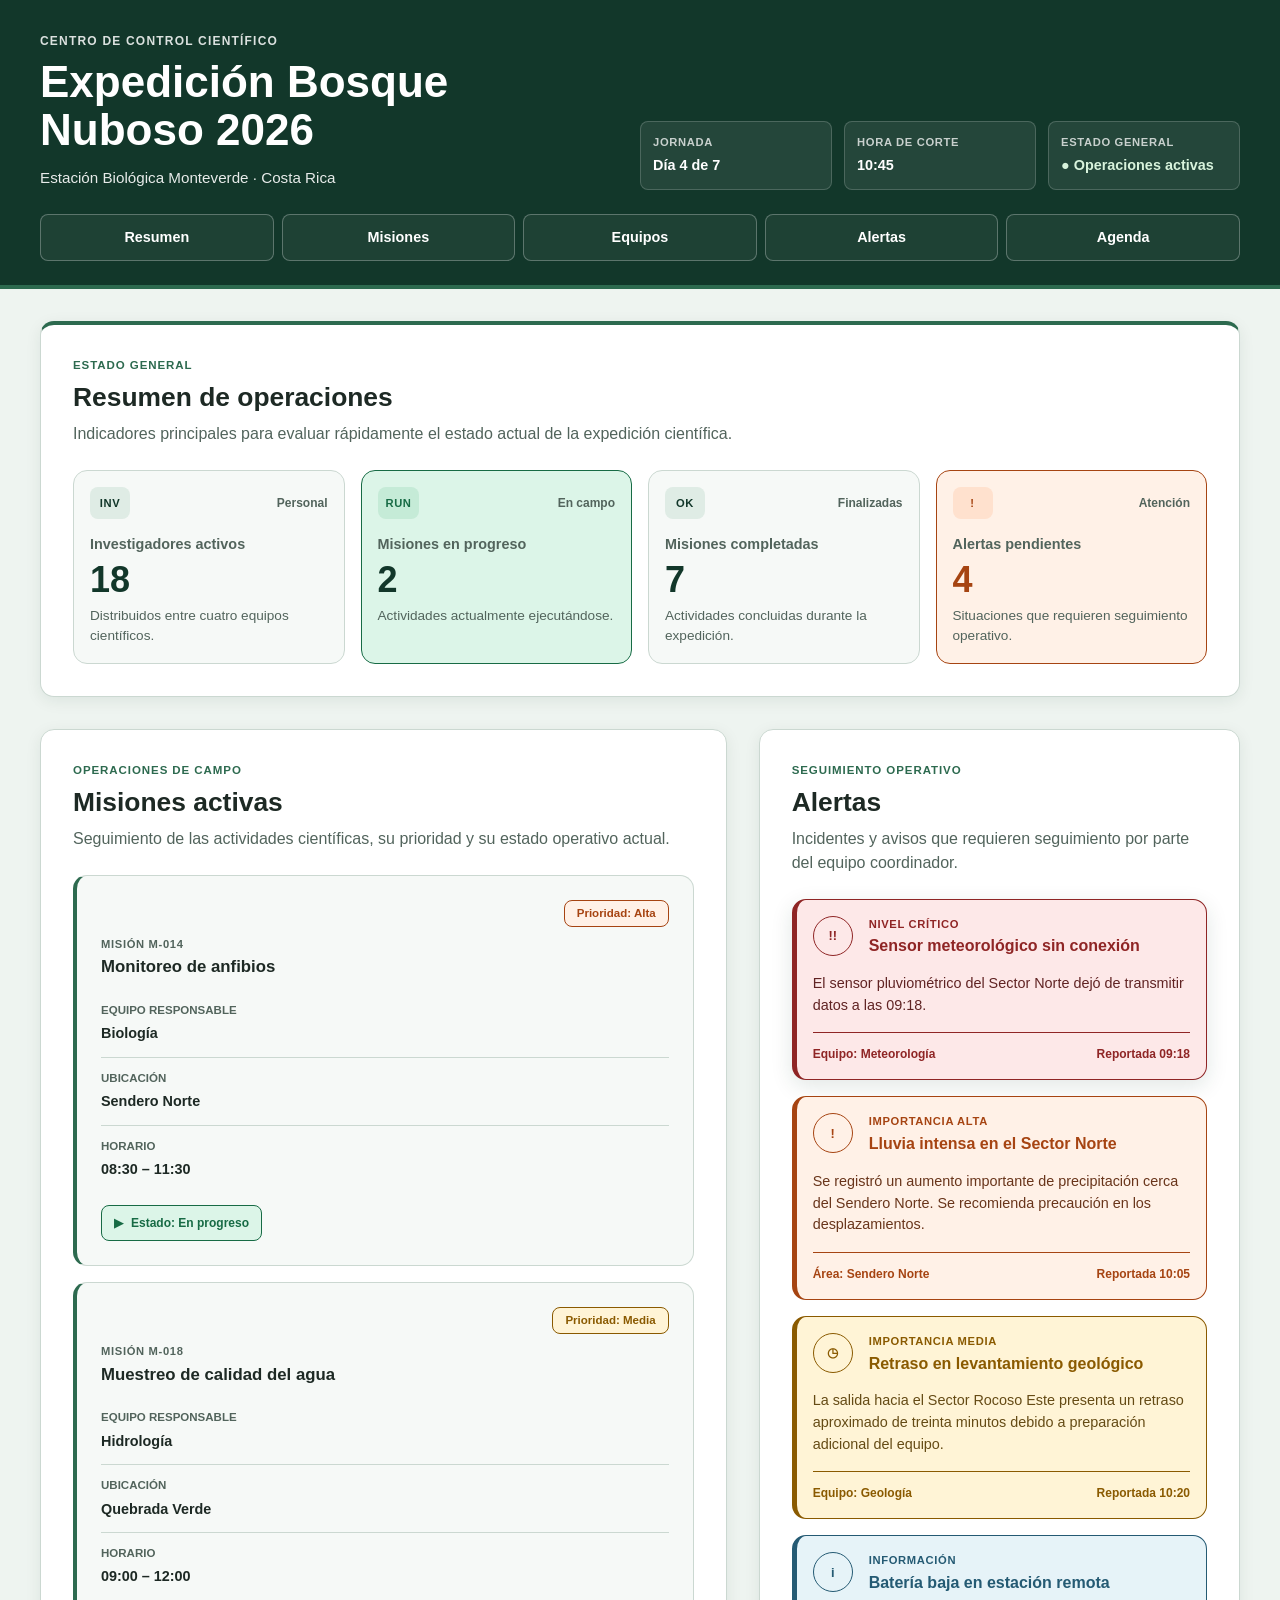
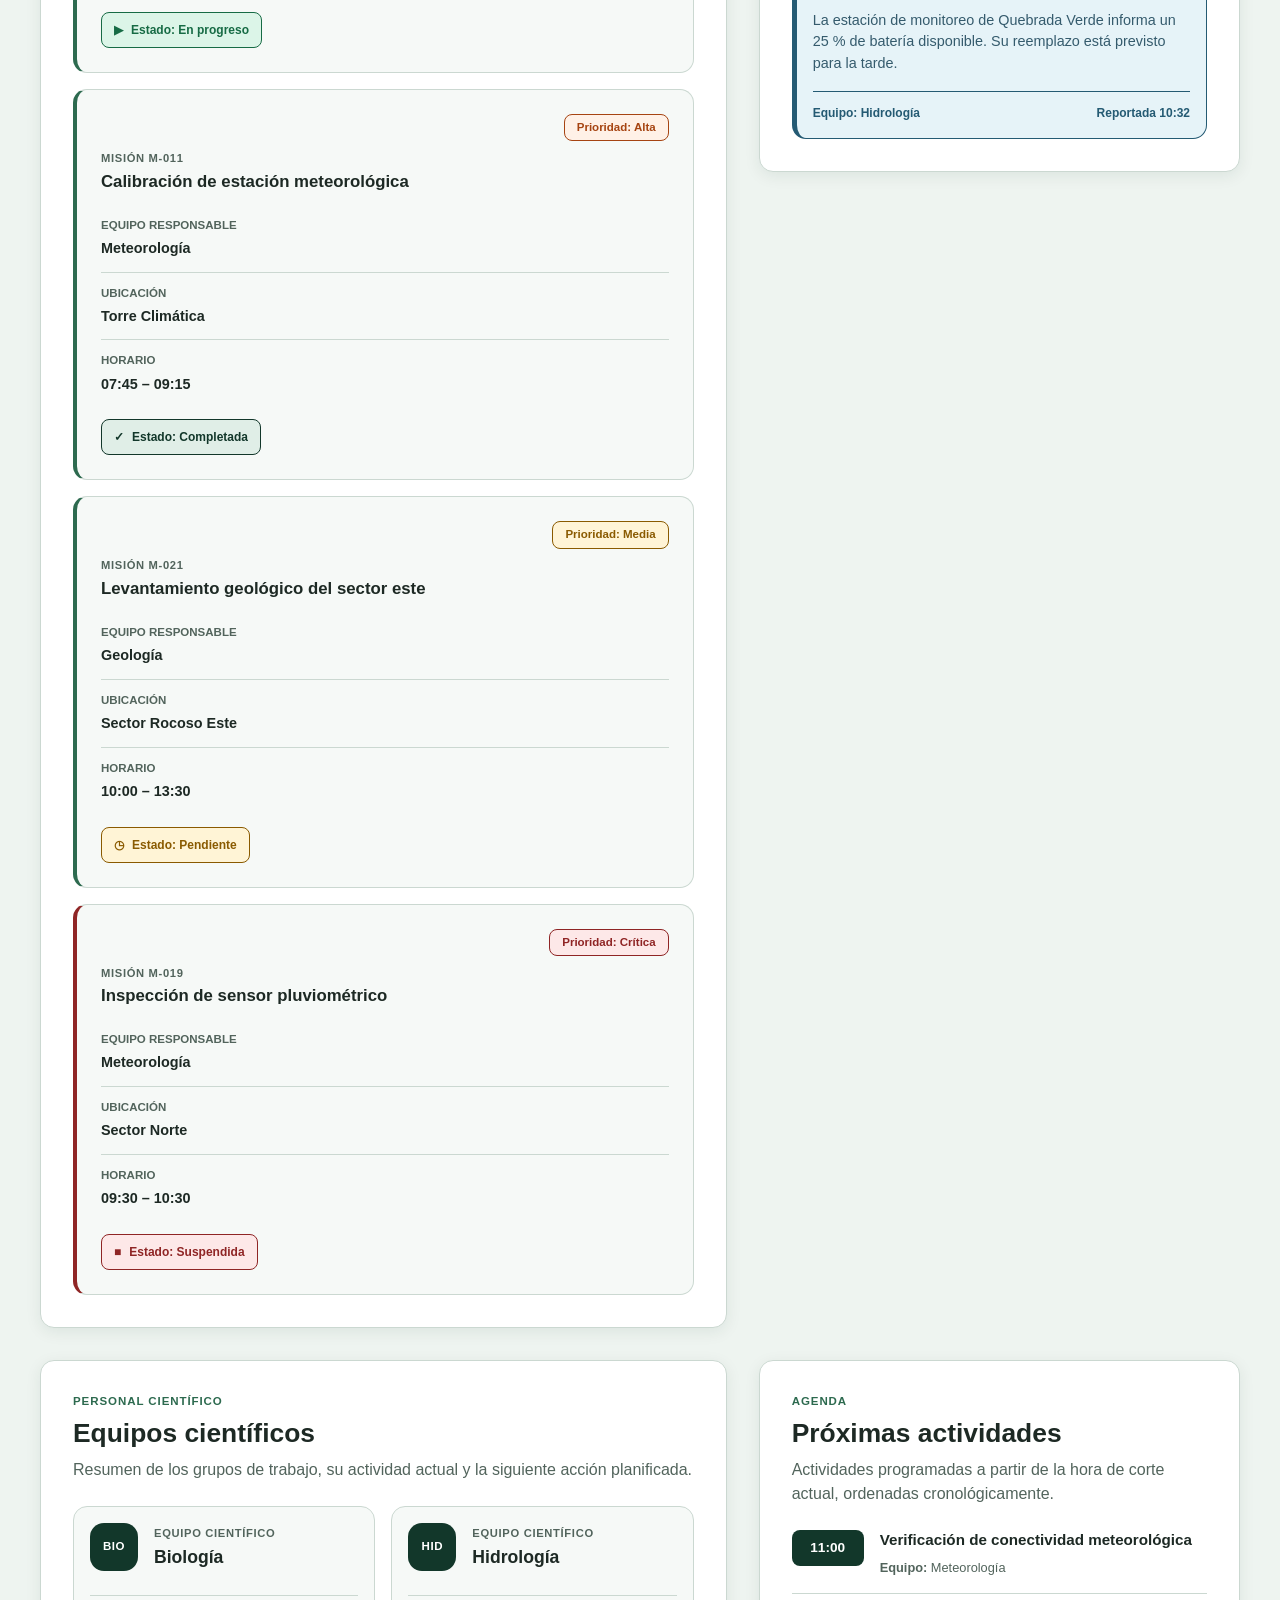
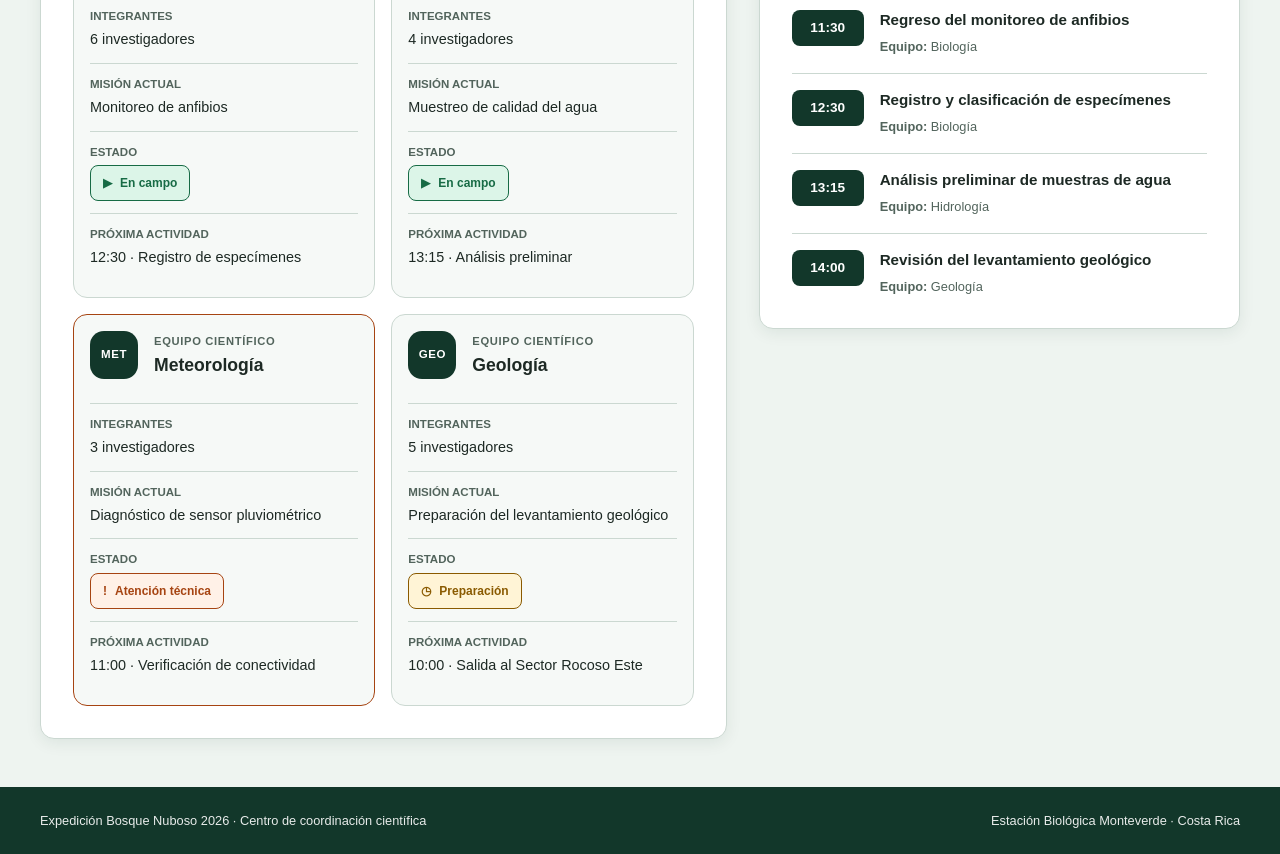
<file: caso1/index.html>
<!DOCTYPE html>
<html lang="es">

<head>
    <meta charset="UTF-8">

    <!--
        Permite que la interfaz utilice correctamente
        el ancho real del dispositivo.
    -->
    <meta name="viewport" content="width=device-width, initial-scale=1.0">

    <meta
        name="description"
        content="Centro de control de la Expedición Bosque Nuboso 2026 en Monteverde, Costa Rica."
    >

    <title>Centro de Control | Expedición Bosque Nuboso 2026</title>

    <!-- Hoja de estilos principal del Caso 1 -->
    <link rel="stylesheet" href="css/estilos.css">
</head>

<body>

    <!--
        Enlace de accesibilidad.

        Permite a una persona que navega con teclado
        saltar directamente al contenido principal sin
        tener que recorrer primero toda la navegación.
    -->
    <a
        class="salto-contenido"
        href="#contenido-principal"
    >
        Saltar al contenido principal
    </a>


    <!-- =====================================================
         ENCABEZADO PRINCIPAL
         ===================================================== -->
    <header class="encabezado-principal">

        <div class="contenedor encabezado-contenido">

            <div class="identidad-expedicion">

                <p class="etiqueta-superior">
                    Centro de control científico
                </p>

                <!--
                    Único h1 del documento.
                    Representa el tema principal de la interfaz.
                -->
                <h1>
                    Expedición Bosque Nuboso 2026
                </h1>

                <p class="ubicacion-expedicion">
                    Estación Biológica Monteverde · Costa Rica
                </p>

            </div>


            <!--
                Flexbox se utiliza para distribuir los datos
                operativos del encabezado.
            -->
            <div
                class="estado-expedicion"
                aria-label="Estado general de la expedición"
            >

                <p class="dato-operativo">

                    <span class="dato-etiqueta">
                        Jornada
                    </span>

                    <strong>
                        Día 4 de 7
                    </strong>

                </p>


                <p class="dato-operativo">

                    <span class="dato-etiqueta">
                        Hora de corte
                    </span>

                    <strong>
                        10:45
                    </strong>

                </p>


                <p class="dato-operativo dato-operativo-activo">

                    <span class="dato-etiqueta">
                        Estado general
                    </span>

                    <!--
                        El símbolo y el texto permiten reconocer
                        el estado sin depender solo del color.
                    -->
                    <strong>
                        <span aria-hidden="true">●</span>
                        Operaciones activas
                    </strong>

                </p>

            </div>


            <!-- =================================================
                 NAVEGACIÓN PRINCIPAL
                 ================================================= -->
            <nav
                class="navegacion-principal"
                aria-label="Navegación principal"
            >

                <ul class="lista-navegacion">

                    <li>
                        <a href="#resumen">Resumen</a>
                    </li>

                    <li>
                        <a href="#misiones">Misiones</a>
                    </li>

                    <li>
                        <a href="#equipos">Equipos</a>
                    </li>

                    <li>
                        <a href="#alertas">Alertas</a>
                    </li>

                    <li>
                        <a href="#agenda">Agenda</a>
                    </li>

                </ul>

            </nav>

        </div>

    </header>


    <!-- =====================================================
         CENTRO DE CONTROL
         =====================================================

         La estructura principal utiliza CSS Grid.

         El CSS base representa el diseño de teléfono.
         Las media queries reorganizan posteriormente las
         mismas áreas para tableta y computadora.
    -->
    <main
        id="contenido-principal"
        class="contenedor panel-control"
    >


        <!-- =================================================
             RESUMEN DE OPERACIONES
             Área Grid: resumen
             ================================================= -->
        <section
            id="resumen"
            class="seccion-panel seccion-resumen"
        >

            <header class="encabezado-seccion">

                <p class="categoria-seccion">
                    Estado general
                </p>

                <h2>
                    Resumen de operaciones
                </h2>

                <p>
                    Indicadores principales para evaluar rápidamente
                    el estado actual de la expedición científica.
                </p>

            </header>


            <div class="indicadores-operacion">


                <!-- Investigadores activos -->
                <article class="indicador">

                    <div class="indicador-encabezado">

                        <span
                            class="indicador-icono"
                            aria-hidden="true"
                        >
                            INV
                        </span>

                        <span class="indicador-tendencia">
                            Personal
                        </span>

                    </div>

                    <h3>
                        Investigadores activos
                    </h3>

                    <p class="indicador-valor">
                        18
                    </p>

                    <p class="indicador-detalle">
                        Distribuidos entre cuatro equipos científicos.
                    </p>

                </article>


                <!-- Misiones actualmente ejecutándose -->
                <article class="indicador indicador-destacado">

                    <div class="indicador-encabezado">

                        <span
                            class="indicador-icono"
                            aria-hidden="true"
                        >
                            RUN
                        </span>

                        <span class="indicador-tendencia">
                            En campo
                        </span>

                    </div>

                    <h3>
                        Misiones en progreso
                    </h3>

                    <p class="indicador-valor">
                        2
                    </p>

                    <p class="indicador-detalle">
                        Actividades actualmente ejecutándose.
                    </p>

                </article>


                <!-- Misiones finalizadas -->
                <article class="indicador">

                    <div class="indicador-encabezado">

                        <span
                            class="indicador-icono"
                            aria-hidden="true"
                        >
                            OK
                        </span>

                        <span class="indicador-tendencia">
                            Finalizadas
                        </span>

                    </div>

                    <h3>
                        Misiones completadas
                    </h3>

                    <p class="indicador-valor">
                        7
                    </p>

                    <p class="indicador-detalle">
                        Actividades concluidas durante la expedición.
                    </p>

                </article>


                <!-- Alertas que requieren seguimiento -->
                <article class="indicador indicador-alerta">

                    <div class="indicador-encabezado">

                        <span
                            class="indicador-icono"
                            aria-hidden="true"
                        >
                            !
                        </span>

                        <span class="indicador-tendencia">
                            Atención
                        </span>

                    </div>

                    <h3>
                        Alertas pendientes
                    </h3>

                    <p class="indicador-valor">
                        4
                    </p>

                    <p class="indicador-detalle">
                        Situaciones que requieren seguimiento operativo.
                    </p>

                </article>

            </div>

        </section>


        <!-- =================================================
             MISIONES ACTIVAS
             Área Grid: misiones
             ================================================= -->
        <section
            id="misiones"
            class="seccion-panel seccion-misiones"
        >

            <header class="encabezado-seccion">

                <p class="categoria-seccion">
                    Operaciones de campo
                </p>

                <h2>
                    Misiones activas
                </h2>

                <p>
                    Seguimiento de las actividades científicas,
                    su prioridad y su estado operativo actual.
                </p>

            </header>


            <div class="lista-misiones">


                <!-- =========================================
                     MISIÓN 1
                     ========================================= -->
                <article class="tarjeta-mision">

                    <header class="mision-encabezado">

                        <div>

                            <p class="mision-codigo">
                                Misión M-014
                            </p>

                            <h3>
                                Monitoreo de anfibios
                            </h3>

                        </div>

                        <!--
                            Etiqueta posicionada absolutamente
                            respecto a la tarjeta de misión.
                        -->
                        <span class="prioridad prioridad-alta">
                            Prioridad: Alta
                        </span>

                    </header>


                    <dl class="mision-datos">

                        <div class="dato-mision">

                            <dt>
                                Equipo responsable
                            </dt>

                            <dd>
                                Biología
                            </dd>

                        </div>


                        <div class="dato-mision">

                            <dt>
                                Ubicación
                            </dt>

                            <dd>
                                Sendero Norte
                            </dd>

                        </div>


                        <div class="dato-mision">

                            <dt>
                                Horario
                            </dt>

                            <dd>
                                <time datetime="08:30">08:30</time>
                                –
                                <time datetime="11:30">11:30</time>
                            </dd>

                        </div>

                    </dl>


                    <footer class="mision-pie">

                        <span class="estado estado-progreso">

                            <span aria-hidden="true">
                                ▶
                            </span>

                            Estado: En progreso

                        </span>

                    </footer>

                </article>


                <!-- =========================================
                     MISIÓN 2
                     ========================================= -->
                <article class="tarjeta-mision">

                    <header class="mision-encabezado">

                        <div>

                            <p class="mision-codigo">
                                Misión M-018
                            </p>

                            <h3>
                                Muestreo de calidad del agua
                            </h3>

                        </div>

                        <span class="prioridad prioridad-media">
                            Prioridad: Media
                        </span>

                    </header>


                    <dl class="mision-datos">

                        <div class="dato-mision">

                            <dt>
                                Equipo responsable
                            </dt>

                            <dd>
                                Hidrología
                            </dd>

                        </div>


                        <div class="dato-mision">

                            <dt>
                                Ubicación
                            </dt>

                            <dd>
                                Quebrada Verde
                            </dd>

                        </div>


                        <div class="dato-mision">

                            <dt>
                                Horario
                            </dt>

                            <dd>
                                <time datetime="09:00">09:00</time>
                                –
                                <time datetime="12:00">12:00</time>
                            </dd>

                        </div>

                    </dl>


                    <footer class="mision-pie">

                        <span class="estado estado-progreso">

                            <span aria-hidden="true">
                                ▶
                            </span>

                            Estado: En progreso

                        </span>

                    </footer>

                </article>


                <!-- =========================================
                     MISIÓN 3
                     ========================================= -->
                <article class="tarjeta-mision">

                    <header class="mision-encabezado">

                        <div>

                            <p class="mision-codigo">
                                Misión M-011
                            </p>

                            <h3>
                                Calibración de estación meteorológica
                            </h3>

                        </div>

                        <span class="prioridad prioridad-alta">
                            Prioridad: Alta
                        </span>

                    </header>


                    <dl class="mision-datos">

                        <div class="dato-mision">

                            <dt>
                                Equipo responsable
                            </dt>

                            <dd>
                                Meteorología
                            </dd>

                        </div>


                        <div class="dato-mision">

                            <dt>
                                Ubicación
                            </dt>

                            <dd>
                                Torre Climática
                            </dd>

                        </div>


                        <div class="dato-mision">

                            <dt>
                                Horario
                            </dt>

                            <dd>
                                <time datetime="07:45">07:45</time>
                                –
                                <time datetime="09:15">09:15</time>
                            </dd>

                        </div>

                    </dl>


                    <footer class="mision-pie">

                        <span class="estado estado-completada">

                            <span aria-hidden="true">
                                ✓
                            </span>

                            Estado: Completada

                        </span>

                    </footer>

                </article>


                <!-- =========================================
                     MISIÓN 4
                     ========================================= -->
                <article class="tarjeta-mision">

                    <header class="mision-encabezado">

                        <div>

                            <p class="mision-codigo">
                                Misión M-021
                            </p>

                            <h3>
                                Levantamiento geológico del sector este
                            </h3>

                        </div>

                        <span class="prioridad prioridad-media">
                            Prioridad: Media
                        </span>

                    </header>


                    <dl class="mision-datos">

                        <div class="dato-mision">

                            <dt>
                                Equipo responsable
                            </dt>

                            <dd>
                                Geología
                            </dd>

                        </div>


                        <div class="dato-mision">

                            <dt>
                                Ubicación
                            </dt>

                            <dd>
                                Sector Rocoso Este
                            </dd>

                        </div>


                        <div class="dato-mision">

                            <dt>
                                Horario
                            </dt>

                            <dd>
                                <time datetime="10:00">10:00</time>
                                –
                                <time datetime="13:30">13:30</time>
                            </dd>

                        </div>

                    </dl>


                    <footer class="mision-pie">

                        <span class="estado estado-pendiente">

                            <span aria-hidden="true">
                                ◷
                            </span>

                            Estado: Pendiente

                        </span>

                    </footer>

                </article>


                <!-- =========================================
                     MISIÓN 5
                     ========================================= -->
                <article
                    class="tarjeta-mision tarjeta-mision-suspendida"
                >

                    <header class="mision-encabezado">

                        <div>

                            <p class="mision-codigo">
                                Misión M-019
                            </p>

                            <h3>
                                Inspección de sensor pluviométrico
                            </h3>

                        </div>

                        <span class="prioridad prioridad-critica">
                            Prioridad: Crítica
                        </span>

                    </header>


                    <dl class="mision-datos">

                        <div class="dato-mision">

                            <dt>
                                Equipo responsable
                            </dt>

                            <dd>
                                Meteorología
                            </dd>

                        </div>


                        <div class="dato-mision">

                            <dt>
                                Ubicación
                            </dt>

                            <dd>
                                Sector Norte
                            </dd>

                        </div>


                        <div class="dato-mision">

                            <dt>
                                Horario
                            </dt>

                            <dd>
                                <time datetime="09:30">09:30</time>
                                –
                                <time datetime="10:30">10:30</time>
                            </dd>

                        </div>

                    </dl>


                    <footer class="mision-pie">

                        <span class="estado estado-suspendida">

                            <span aria-hidden="true">
                                ■
                            </span>

                            Estado: Suspendida

                        </span>

                    </footer>

                </article>

            </div>

        </section>


        <!-- =================================================
             EQUIPOS CIENTÍFICOS
             Área Grid: equipos
             ================================================= -->
        <section
            id="equipos"
            class="seccion-panel seccion-equipos"
        >

            <header class="encabezado-seccion">

                <p class="categoria-seccion">
                    Personal científico
                </p>

                <h2>
                    Equipos científicos
                </h2>

                <p>
                    Resumen de los grupos de trabajo, su actividad
                    actual y la siguiente acción planificada.
                </p>

            </header>


            <div class="lista-equipos">


                <!-- =========================================
                     BIOLOGÍA
                     ========================================= -->
                <article class="tarjeta-equipo">

                    <header class="equipo-encabezado">

                        <span
                            class="equipo-identificador"
                            aria-hidden="true"
                        >
                            BIO
                        </span>

                        <div>

                            <p class="equipo-tipo">
                                Equipo científico
                            </p>

                            <h3>
                                Biología
                            </h3>

                        </div>

                    </header>


                    <dl class="equipo-datos">

                        <div class="dato-equipo">

                            <dt>
                                Integrantes
                            </dt>

                            <dd>
                                6 investigadores
                            </dd>

                        </div>


                        <div class="dato-equipo">

                            <dt>
                                Misión actual
                            </dt>

                            <dd>
                                Monitoreo de anfibios
                            </dd>

                        </div>


                        <div class="dato-equipo">

                            <dt>
                                Estado
                            </dt>

                            <dd>

                                <span class="estado estado-progreso">

                                    <span aria-hidden="true">
                                        ▶
                                    </span>

                                    En campo

                                </span>

                            </dd>

                        </div>


                        <div class="dato-equipo">

                            <dt>
                                Próxima actividad
                            </dt>

                            <dd>
                                <time datetime="12:30">12:30</time>
                                · Registro de especímenes
                            </dd>

                        </div>

                    </dl>

                </article>


                <!-- =========================================
                     HIDROLOGÍA
                     ========================================= -->
                <article class="tarjeta-equipo">

                    <header class="equipo-encabezado">

                        <span
                            class="equipo-identificador"
                            aria-hidden="true"
                        >
                            HID
                        </span>

                        <div>

                            <p class="equipo-tipo">
                                Equipo científico
                            </p>

                            <h3>
                                Hidrología
                            </h3>

                        </div>

                    </header>


                    <dl class="equipo-datos">

                        <div class="dato-equipo">

                            <dt>
                                Integrantes
                            </dt>

                            <dd>
                                4 investigadores
                            </dd>

                        </div>


                        <div class="dato-equipo">

                            <dt>
                                Misión actual
                            </dt>

                            <dd>
                                Muestreo de calidad del agua
                            </dd>

                        </div>


                        <div class="dato-equipo">

                            <dt>
                                Estado
                            </dt>

                            <dd>

                                <span class="estado estado-progreso">

                                    <span aria-hidden="true">
                                        ▶
                                    </span>

                                    En campo

                                </span>

                            </dd>

                        </div>


                        <div class="dato-equipo">

                            <dt>
                                Próxima actividad
                            </dt>

                            <dd>
                                <time datetime="13:15">13:15</time>
                                · Análisis preliminar
                            </dd>

                        </div>

                    </dl>

                </article>


                <!-- =========================================
                     METEOROLOGÍA
                     ========================================= -->
                <article
                    class="tarjeta-equipo tarjeta-equipo-atencion"
                >

                    <header class="equipo-encabezado">

                        <span
                            class="equipo-identificador"
                            aria-hidden="true"
                        >
                            MET
                        </span>

                        <div>

                            <p class="equipo-tipo">
                                Equipo científico
                            </p>

                            <h3>
                                Meteorología
                            </h3>

                        </div>

                    </header>


                    <dl class="equipo-datos">

                        <div class="dato-equipo">

                            <dt>
                                Integrantes
                            </dt>

                            <dd>
                                3 investigadores
                            </dd>

                        </div>


                        <div class="dato-equipo">

                            <dt>
                                Misión actual
                            </dt>

                            <dd>
                                Diagnóstico de sensor pluviométrico
                            </dd>

                        </div>


                        <div class="dato-equipo">

                            <dt>
                                Estado
                            </dt>

                            <dd>

                                <span class="estado estado-atencion">

                                    <span aria-hidden="true">
                                        !
                                    </span>

                                    Atención técnica

                                </span>

                            </dd>

                        </div>


                        <div class="dato-equipo">

                            <dt>
                                Próxima actividad
                            </dt>

                            <dd>
                                <time datetime="11:00">11:00</time>
                                · Verificación de conectividad
                            </dd>

                        </div>

                    </dl>

                </article>


                <!-- =========================================
                     GEOLOGÍA
                     ========================================= -->
                <article class="tarjeta-equipo">

                    <header class="equipo-encabezado">

                        <span
                            class="equipo-identificador"
                            aria-hidden="true"
                        >
                            GEO
                        </span>

                        <div>

                            <p class="equipo-tipo">
                                Equipo científico
                            </p>

                            <h3>
                                Geología
                            </h3>

                        </div>

                    </header>


                    <dl class="equipo-datos">

                        <div class="dato-equipo">

                            <dt>
                                Integrantes
                            </dt>

                            <dd>
                                5 investigadores
                            </dd>

                        </div>


                        <div class="dato-equipo">

                            <dt>
                                Misión actual
                            </dt>

                            <dd>
                                Preparación del levantamiento geológico
                            </dd>

                        </div>


                        <div class="dato-equipo">

                            <dt>
                                Estado
                            </dt>

                            <dd>

                                <span class="estado estado-pendiente">

                                    <span aria-hidden="true">
                                        ◷
                                    </span>

                                    Preparación

                                </span>

                            </dd>

                        </div>


                        <div class="dato-equipo">

                            <dt>
                                Próxima actividad
                            </dt>

                            <dd>
                                <time datetime="10:00">10:00</time>
                                · Salida al Sector Rocoso Este
                            </dd>

                        </div>

                    </dl>

                </article>

            </div>

        </section>


        <!-- =================================================
             ALERTAS
             Área Grid: alertas

             <aside> se utiliza porque contiene información
             operativa complementaria que requiere atención
             especial.
             ================================================= -->
        <aside
            id="alertas"
            class="seccion-panel seccion-alertas"
        >

            <header class="encabezado-seccion">

                <p class="categoria-seccion">
                    Seguimiento operativo
                </p>

                <h2>
                    Alertas
                </h2>

                <p>
                    Incidentes y avisos que requieren seguimiento
                    por parte del equipo coordinador.
                </p>

            </header>


            <div class="lista-alertas">


                <!-- ALERTA CRÍTICA -->
                <article class="alerta alerta-critica">

                    <header class="alerta-encabezado">

                        <span
                            class="alerta-simbolo"
                            aria-hidden="true"
                        >
                            !!
                        </span>

                        <div class="alerta-titulo">

                            <p class="alerta-nivel">
                                Nivel crítico
                            </p>

                            <h3>
                                Sensor meteorológico sin conexión
                            </h3>

                        </div>

                    </header>


                    <p class="alerta-descripcion">
                        El sensor pluviométrico del Sector Norte
                        dejó de transmitir datos a las 09:18.
                    </p>


                    <footer class="alerta-pie">

                        <span>
                            Equipo: Meteorología
                        </span>

                        <time datetime="09:18">
                            Reportada 09:18
                        </time>

                    </footer>

                </article>


                <!-- ALERTA ALTA -->
                <article class="alerta alerta-alta">

                    <header class="alerta-encabezado">

                        <span
                            class="alerta-simbolo"
                            aria-hidden="true"
                        >
                            !
                        </span>

                        <div class="alerta-titulo">

                            <p class="alerta-nivel">
                                Importancia alta
                            </p>

                            <h3>
                                Lluvia intensa en el Sector Norte
                            </h3>

                        </div>

                    </header>


                    <p class="alerta-descripcion">
                        Se registró un aumento importante de
                        precipitación cerca del Sendero Norte.
                        Se recomienda precaución en los desplazamientos.
                    </p>


                    <footer class="alerta-pie">

                        <span>
                            Área: Sendero Norte
                        </span>

                        <time datetime="10:05">
                            Reportada 10:05
                        </time>

                    </footer>

                </article>


                <!-- ALERTA MEDIA -->
                <article class="alerta alerta-media">

                    <header class="alerta-encabezado">

                        <span
                            class="alerta-simbolo"
                            aria-hidden="true"
                        >
                            ◷
                        </span>

                        <div class="alerta-titulo">

                            <p class="alerta-nivel">
                                Importancia media
                            </p>

                            <h3>
                                Retraso en levantamiento geológico
                            </h3>

                        </div>

                    </header>


                    <p class="alerta-descripcion">
                        La salida hacia el Sector Rocoso Este presenta
                        un retraso aproximado de treinta minutos
                        debido a preparación adicional del equipo.
                    </p>


                    <footer class="alerta-pie">

                        <span>
                            Equipo: Geología
                        </span>

                        <time datetime="10:20">
                            Reportada 10:20
                        </time>

                    </footer>

                </article>


                <!-- ALERTA INFORMATIVA -->
                <article class="alerta alerta-informativa">

                    <header class="alerta-encabezado">

                        <span
                            class="alerta-simbolo"
                            aria-hidden="true"
                        >
                            i
                        </span>

                        <div class="alerta-titulo">

                            <p class="alerta-nivel">
                                Información
                            </p>

                            <h3>
                                Batería baja en estación remota
                            </h3>

                        </div>

                    </header>


                    <p class="alerta-descripcion">
                        La estación de monitoreo de Quebrada Verde
                        informa un 25 % de batería disponible.
                        Su reemplazo está previsto para la tarde.
                    </p>


                    <footer class="alerta-pie">

                        <span>
                            Equipo: Hidrología
                        </span>

                        <time datetime="10:32">
                            Reportada 10:32
                        </time>

                    </footer>

                </article>

            </div>

        </aside>


        <!-- =================================================
             PRÓXIMAS ACTIVIDADES
             Área Grid: agenda
             ================================================= -->
        <section
            id="agenda"
            class="seccion-panel seccion-agenda"
        >

            <header class="encabezado-seccion">

                <p class="categoria-seccion">
                    Agenda
                </p>

                <h2>
                    Próximas actividades
                </h2>

                <p>
                    Actividades programadas a partir de la hora
                    de corte actual, ordenadas cronológicamente.
                </p>

            </header>


            <!--
                Se utiliza una lista ordenada porque
                el orden cronológico tiene significado.
            -->
            <ol class="lista-agenda">


                <li class="actividad-agenda">

                    <time
                        class="actividad-hora"
                        datetime="11:00"
                    >
                        11:00
                    </time>

                    <div class="actividad-contenido">

                        <h3>
                            Verificación de conectividad meteorológica
                        </h3>

                        <p>
                            <strong>Equipo:</strong>
                            Meteorología
                        </p>

                    </div>

                </li>


                <li class="actividad-agenda">

                    <time
                        class="actividad-hora"
                        datetime="11:30"
                    >
                        11:30
                    </time>

                    <div class="actividad-contenido">

                        <h3>
                            Regreso del monitoreo de anfibios
                        </h3>

                        <p>
                            <strong>Equipo:</strong>
                            Biología
                        </p>

                    </div>

                </li>


                <li class="actividad-agenda">

                    <time
                        class="actividad-hora"
                        datetime="12:30"
                    >
                        12:30
                    </time>

                    <div class="actividad-contenido">

                        <h3>
                            Registro y clasificación de especímenes
                        </h3>

                        <p>
                            <strong>Equipo:</strong>
                            Biología
                        </p>

                    </div>

                </li>


                <li class="actividad-agenda">

                    <time
                        class="actividad-hora"
                        datetime="13:15"
                    >
                        13:15
                    </time>

                    <div class="actividad-contenido">

                        <h3>
                            Análisis preliminar de muestras de agua
                        </h3>

                        <p>
                            <strong>Equipo:</strong>
                            Hidrología
                        </p>

                    </div>

                </li>


                <li class="actividad-agenda">

                    <time
                        class="actividad-hora"
                        datetime="14:00"
                    >
                        14:00
                    </time>

                    <div class="actividad-contenido">

                        <h3>
                            Revisión del levantamiento geológico
                        </h3>

                        <p>
                            <strong>Equipo:</strong>
                            Geología
                        </p>

                    </div>

                </li>

            </ol>

        </section>

    </main>


    <!-- =====================================================
         PIE DE PÁGINA
         ===================================================== -->
    <footer class="pie-pagina">

        <div class="contenedor contenido-pie">

            <p>
                Expedición Bosque Nuboso 2026 ·
                Centro de coordinación científica
            </p>

            <p>
                Estación Biológica Monteverde · Costa Rica
            </p>

        </div>

    </footer>

</body>

</html>
</file>
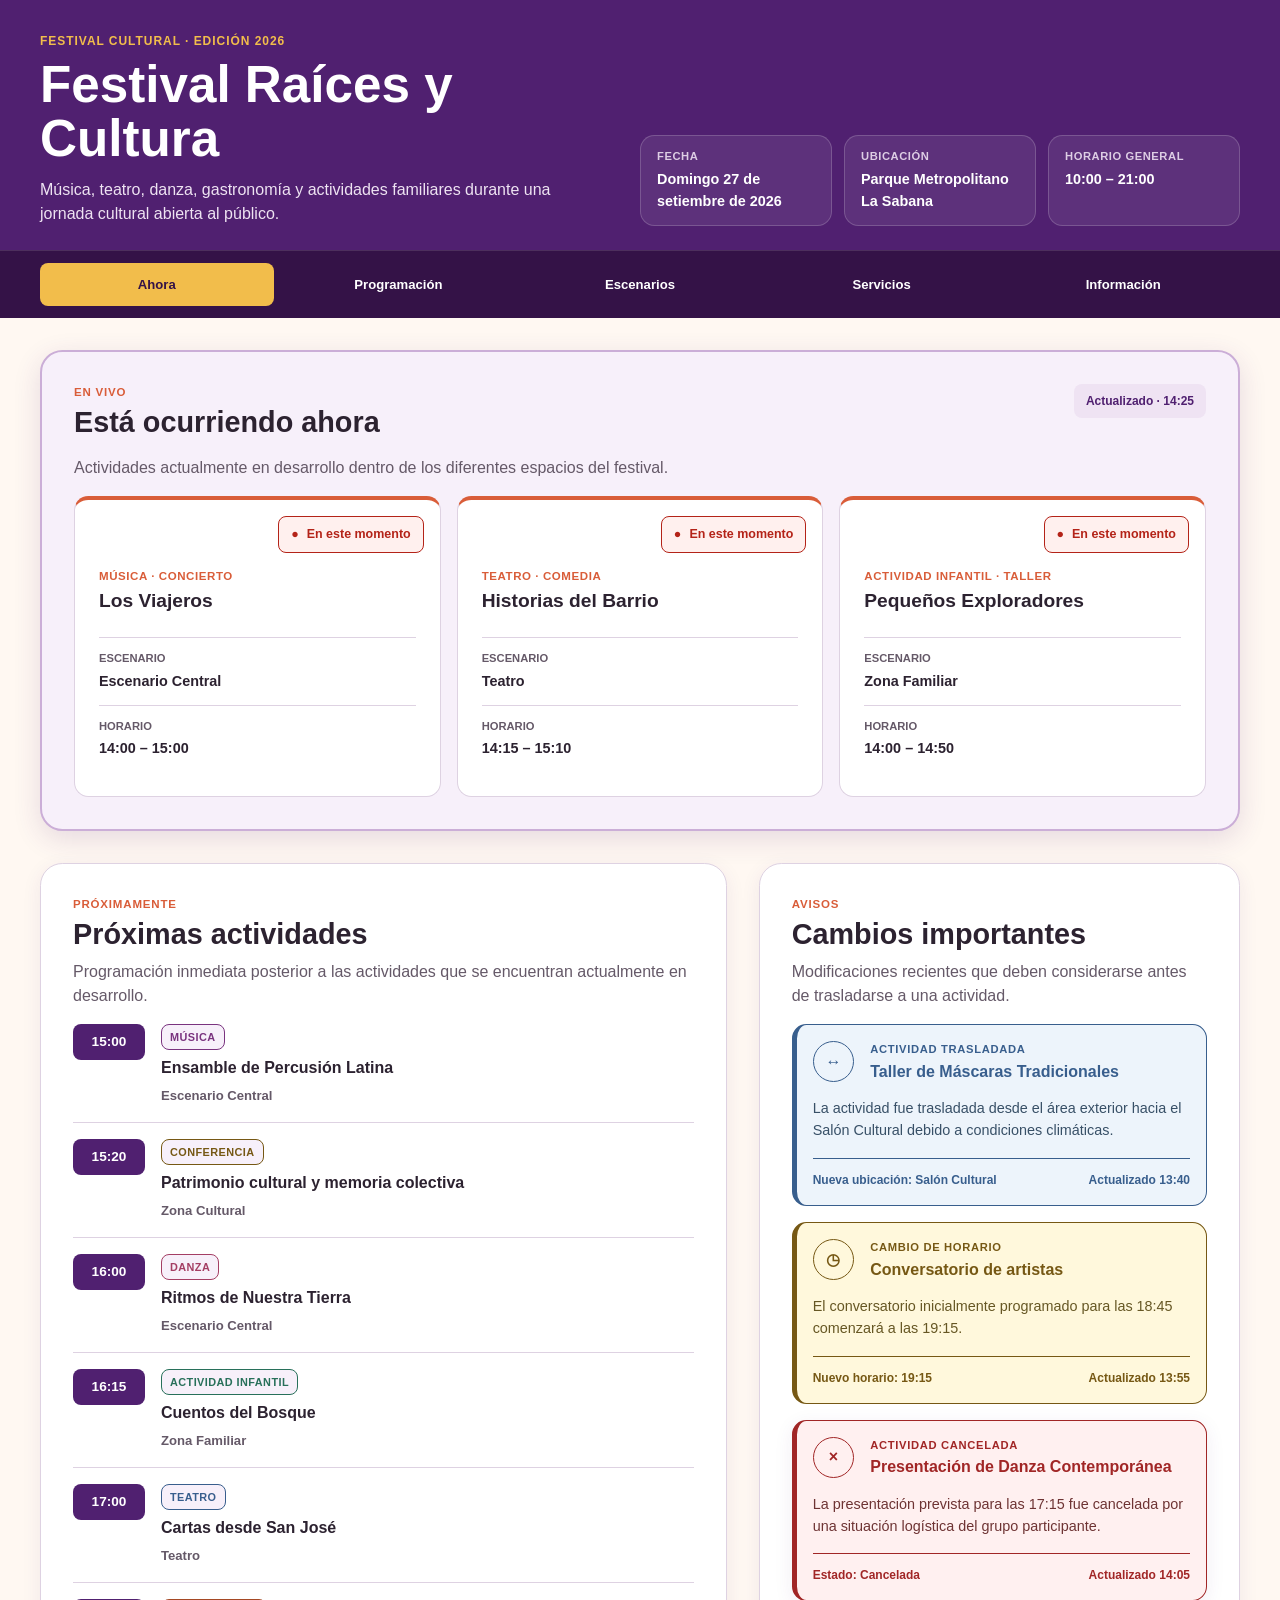
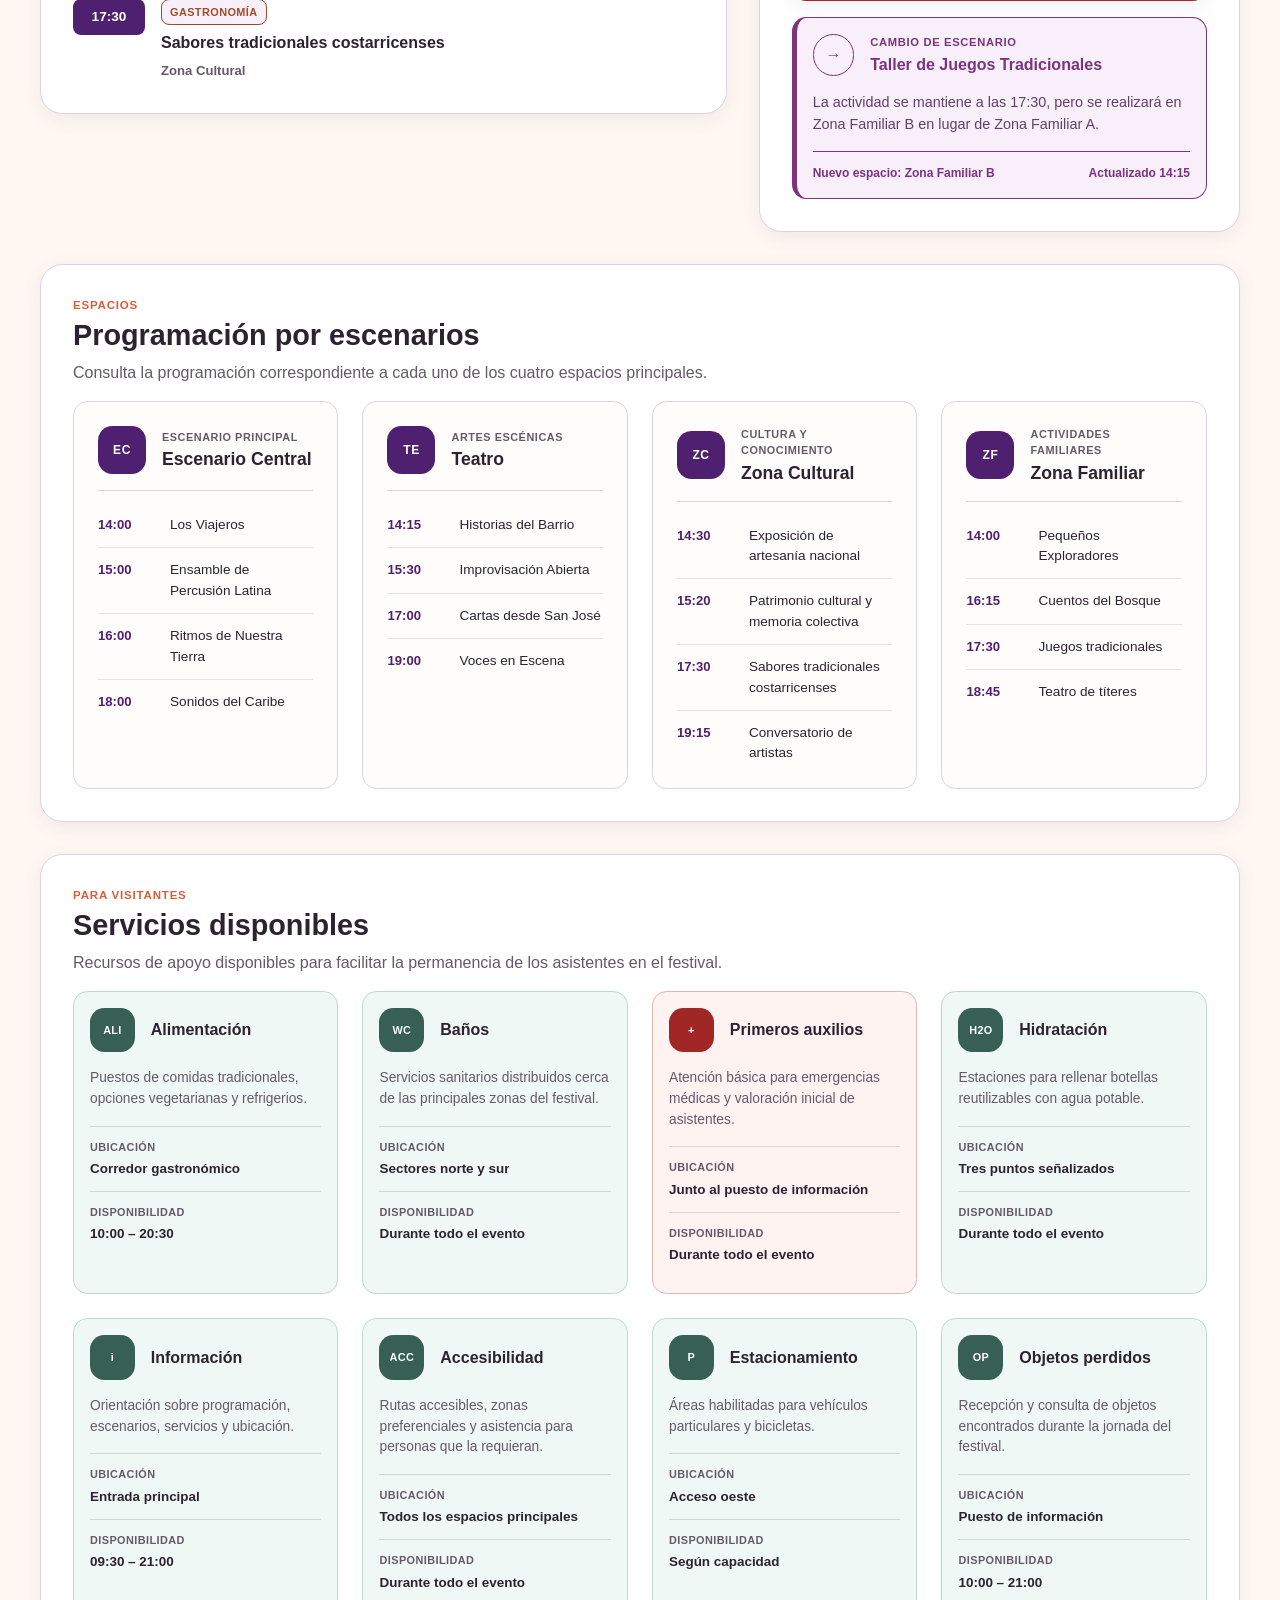
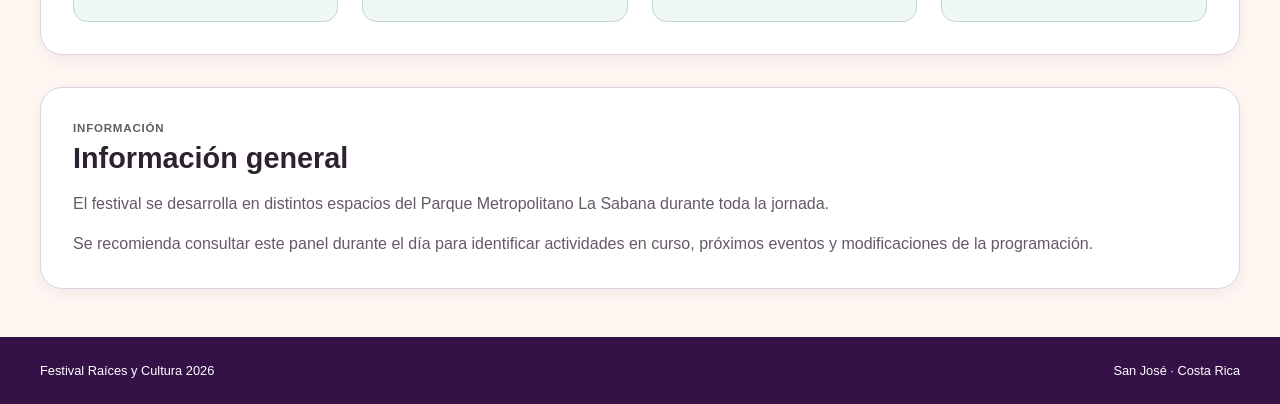
<file: caso2/index.html>
<!DOCTYPE html>
<html lang="es">

<head>
    <meta charset="UTF-8">

    <!--
        La interfaz utiliza un enfoque mobile-first.
        viewport permite trabajar con el ancho real
        del dispositivo.
    -->
    <meta name="viewport" content="width=device-width, initial-scale=1.0">

    <meta
        name="description"
        content="Panel público de información del Festival Raíces y Cultura 2026 en San José, Costa Rica."
    >

    <title>Festival Raíces y Cultura 2026</title>

    <!-- Hoja de estilos principal del Caso 2 -->
    <link rel="stylesheet" href="css/estilos.css">
</head>

<body>

    <!--
        Accesibilidad:
        permite saltar directamente al contenido principal
        mediante navegación con teclado.
    -->
    <a
        class="salto-contenido"
        href="#contenido-principal"
    >
        Saltar al contenido principal
    </a>


    <!-- =====================================================
         ENCABEZADO DEL FESTIVAL
         ===================================================== -->
    <header class="encabezado-festival">

        <div class="contenedor encabezado-contenido">

            <div class="identidad-festival">

                <p class="etiqueta-evento">
                    Festival cultural · Edición 2026
                </p>

                <!-- Único h1 del documento -->
                <h1>
                    Festival Raíces y Cultura
                </h1>

                <p class="descripcion-festival">
                    Música, teatro, danza, gastronomía y actividades
                    familiares durante una jornada cultural abierta
                    al público.
                </p>

            </div>


            <!--
                Información general del evento:
                fecha, ubicación y horario.
            -->
            <div
                class="datos-festival"
                aria-label="Información general del festival"
            >

                <p class="dato-evento">

                    <span class="dato-etiqueta">
                        Fecha
                    </span>

                    <strong>
                        Domingo 27 de setiembre de 2026
                    </strong>

                </p>


                <p class="dato-evento">

                    <span class="dato-etiqueta">
                        Ubicación
                    </span>

                    <strong>
                        Parque Metropolitano La Sabana
                    </strong>

                </p>


                <p class="dato-evento">

                    <span class="dato-etiqueta">
                        Horario general
                    </span>

                    <strong>
                        10:00 – 21:00
                    </strong>

                </p>

            </div>

        </div>


        <!-- =================================================
             NAVEGACIÓN PRINCIPAL
             FLEXBOX
             ================================================= -->
        <nav
            class="navegacion-principal"
            aria-label="Navegación del festival"
        >

            <div class="contenedor">

                <ul class="lista-navegacion">

                    <li>
                        <a
                            class="enlace-activo"
                            href="#ahora"
                        >
                            Ahora
                        </a>
                    </li>

                    <li>
                        <a href="#programacion">
                            Programación
                        </a>
                    </li>

                    <li>
                        <a href="#escenarios">
                            Escenarios
                        </a>
                    </li>

                    <li>
                        <a href="#servicios">
                            Servicios
                        </a>
                    </li>

                    <li>
                        <a href="#informacion">
                            Información
                        </a>
                    </li>

                </ul>

            </div>

        </nav>

    </header>


    <!-- =====================================================
         CONTENIDO PRINCIPAL
         CSS GRID
         ===================================================== -->
    <main
        id="contenido-principal"
        class="contenedor contenido-festival"
    >


        <!-- =================================================
             AHORA
             Área Grid: ahora
             ================================================= -->
        <section
            id="ahora"
            class="seccion ahora"
        >

            <header class="encabezado-seccion encabezado-ahora">

                <div>

                    <p class="categoria-seccion">
                        En vivo
                    </p>

                    <h2>
                        Está ocurriendo ahora
                    </h2>

                </div>

                <p class="hora-referencia">
                    Actualizado · 14:25
                </p>

            </header>


            <p class="introduccion-seccion">
                Actividades actualmente en desarrollo dentro de
                los diferentes espacios del festival.
            </p>


            <div class="actividades-ahora">


                <!-- =========================================
                     ACTIVIDAD ACTUAL 1
                     ========================================= -->
                <article class="actividad-actual">

                    <header class="actividad-encabezado">

                        <p class="tipo-actividad">
                            Música · Concierto
                        </p>

                        <h3>
                            Los Viajeros
                        </h3>

                    </header>


                    <dl class="actividad-datos">

                        <div class="dato-actividad">

                            <dt>
                                Escenario
                            </dt>

                            <dd>
                                Escenario Central
                            </dd>

                        </div>


                        <div class="dato-actividad">

                            <dt>
                                Horario
                            </dt>

                            <dd>
                                <time datetime="14:00">
                                    14:00
                                </time>
                                –
                                <time datetime="15:00">
                                    15:00
                                </time>
                            </dd>

                        </div>

                    </dl>


                    <!--
                        Se mantiene al final en el orden semántico
                        del documento, aunque visualmente CSS lo
                        posiciona en la parte superior.
                    -->
                    <footer class="actividad-pie">

                        <span class="estado-en-vivo">

                            <span aria-hidden="true">
                                ●
                            </span>

                            En este momento

                        </span>

                    </footer>

                </article>


                <!-- =========================================
                     ACTIVIDAD ACTUAL 2
                     ========================================= -->
                <article class="actividad-actual">

                    <header class="actividad-encabezado">

                        <p class="tipo-actividad">
                            Teatro · Comedia
                        </p>

                        <h3>
                            Historias del Barrio
                        </h3>

                    </header>


                    <dl class="actividad-datos">

                        <div class="dato-actividad">

                            <dt>
                                Escenario
                            </dt>

                            <dd>
                                Teatro
                            </dd>

                        </div>


                        <div class="dato-actividad">

                            <dt>
                                Horario
                            </dt>

                            <dd>
                                <time datetime="14:15">
                                    14:15
                                </time>
                                –
                                <time datetime="15:10">
                                    15:10
                                </time>
                            </dd>

                        </div>

                    </dl>


                    <footer class="actividad-pie">

                        <span class="estado-en-vivo">

                            <span aria-hidden="true">
                                ●
                            </span>

                            En este momento

                        </span>

                    </footer>

                </article>


                <!-- =========================================
                     ACTIVIDAD ACTUAL 3
                     ========================================= -->
                <article class="actividad-actual">

                    <header class="actividad-encabezado">

                        <p class="tipo-actividad">
                            Actividad infantil · Taller
                        </p>

                        <h3>
                            Pequeños Exploradores
                        </h3>

                    </header>


                    <dl class="actividad-datos">

                        <div class="dato-actividad">

                            <dt>
                                Escenario
                            </dt>

                            <dd>
                                Zona Familiar
                            </dd>

                        </div>


                        <div class="dato-actividad">

                            <dt>
                                Horario
                            </dt>

                            <dd>
                                <time datetime="14:00">
                                    14:00
                                </time>
                                –
                                <time datetime="14:50">
                                    14:50
                                </time>
                            </dd>

                        </div>

                    </dl>


                    <footer class="actividad-pie">

                        <span class="estado-en-vivo">

                            <span aria-hidden="true">
                                ●
                            </span>

                            En este momento

                        </span>

                    </footer>

                </article>

            </div>

        </section>


        <!-- =================================================
             PRÓXIMAS ACTIVIDADES
             Área Grid: programacion
             ================================================= -->
        <section
            id="programacion"
            class="seccion seccion-proximas"
        >

            <header class="encabezado-seccion">

                <p class="categoria-seccion">
                    Próximamente
                </p>

                <h2>
                    Próximas actividades
                </h2>

                <p class="descripcion-seccion">
                    Programación inmediata posterior a las actividades
                    que se encuentran actualmente en desarrollo.
                </p>

            </header>


            <ol class="lista-proximas">


                <li class="proxima-actividad">

                    <time
                        class="proxima-hora"
                        datetime="15:00"
                    >
                        15:00
                    </time>

                    <article class="proxima-contenido">

                        <header>

                            <p class="categoria-actividad categoria-musica">
                                Música
                            </p>

                            <h3>
                                Ensamble de Percusión Latina
                            </h3>

                        </header>

                        <p class="proxima-escenario">
                            Escenario Central
                        </p>

                    </article>

                </li>


                <li class="proxima-actividad">

                    <time
                        class="proxima-hora"
                        datetime="15:20"
                    >
                        15:20
                    </time>

                    <article class="proxima-contenido">

                        <header>

                            <p class="categoria-actividad categoria-conferencia">
                                Conferencia
                            </p>

                            <h3>
                                Patrimonio cultural y memoria colectiva
                            </h3>

                        </header>

                        <p class="proxima-escenario">
                            Zona Cultural
                        </p>

                    </article>

                </li>


                <li class="proxima-actividad">

                    <time
                        class="proxima-hora"
                        datetime="16:00"
                    >
                        16:00
                    </time>

                    <article class="proxima-contenido">

                        <header>

                            <p class="categoria-actividad categoria-danza">
                                Danza
                            </p>

                            <h3>
                                Ritmos de Nuestra Tierra
                            </h3>

                        </header>

                        <p class="proxima-escenario">
                            Escenario Central
                        </p>

                    </article>

                </li>


                <li class="proxima-actividad">

                    <time
                        class="proxima-hora"
                        datetime="16:15"
                    >
                        16:15
                    </time>

                    <article class="proxima-contenido">

                        <header>

                            <p class="categoria-actividad categoria-infantil">
                                Actividad infantil
                            </p>

                            <h3>
                                Cuentos del Bosque
                            </h3>

                        </header>

                        <p class="proxima-escenario">
                            Zona Familiar
                        </p>

                    </article>

                </li>


                <li class="proxima-actividad">

                    <time
                        class="proxima-hora"
                        datetime="17:00"
                    >
                        17:00
                    </time>

                    <article class="proxima-contenido">

                        <header>

                            <p class="categoria-actividad categoria-teatro">
                                Teatro
                            </p>

                            <h3>
                                Cartas desde San José
                            </h3>

                        </header>

                        <p class="proxima-escenario">
                            Teatro
                        </p>

                    </article>

                </li>


                <li class="proxima-actividad">

                    <time
                        class="proxima-hora"
                        datetime="17:30"
                    >
                        17:30
                    </time>

                    <article class="proxima-contenido">

                        <header>

                            <p class="categoria-actividad categoria-gastronomia">
                                Gastronomía
                            </p>

                            <h3>
                                Sabores tradicionales costarricenses
                            </h3>

                        </header>

                        <p class="proxima-escenario">
                            Zona Cultural
                        </p>

                    </article>

                </li>

            </ol>

        </section>


        <!-- =================================================
             PROGRAMACIÓN POR ESCENARIOS
             Área Grid: escenarios
             ================================================= -->
        <section
            id="escenarios"
            class="seccion seccion-escenarios"
        >

            <header class="encabezado-seccion">

                <p class="categoria-seccion">
                    Espacios
                </p>

                <h2>
                    Programación por escenarios
                </h2>

                <p class="descripcion-seccion">
                    Consulta la programación correspondiente a cada
                    uno de los cuatro espacios principales.
                </p>

            </header>


            <div class="grid-escenarios">


                <!-- ESCENARIO CENTRAL -->
                <article class="tarjeta-escenario">

                    <header class="escenario-encabezado">

                        <p class="escenario-codigo">
                            EC
                        </p>

                        <div>

                            <p class="escenario-tipo">
                                Escenario principal
                            </p>

                            <h3>
                                Escenario Central
                            </h3>

                        </div>

                    </header>


                    <ol class="programacion-escenario">

                        <li>
                            <time datetime="14:00">14:00</time>
                            <span>Los Viajeros</span>
                        </li>

                        <li>
                            <time datetime="15:00">15:00</time>
                            <span>Ensamble de Percusión Latina</span>
                        </li>

                        <li>
                            <time datetime="16:00">16:00</time>
                            <span>Ritmos de Nuestra Tierra</span>
                        </li>

                        <li>
                            <time datetime="18:00">18:00</time>
                            <span>Sonidos del Caribe</span>
                        </li>

                    </ol>

                </article>


                <!-- TEATRO -->
                <article class="tarjeta-escenario">

                    <header class="escenario-encabezado">

                        <p class="escenario-codigo">
                            TE
                        </p>

                        <div>

                            <p class="escenario-tipo">
                                Artes escénicas
                            </p>

                            <h3>
                                Teatro
                            </h3>

                        </div>

                    </header>


                    <ol class="programacion-escenario">

                        <li>
                            <time datetime="14:15">14:15</time>
                            <span>Historias del Barrio</span>
                        </li>

                        <li>
                            <time datetime="15:30">15:30</time>
                            <span>Improvisación Abierta</span>
                        </li>

                        <li>
                            <time datetime="17:00">17:00</time>
                            <span>Cartas desde San José</span>
                        </li>

                        <li>
                            <time datetime="19:00">19:00</time>
                            <span>Voces en Escena</span>
                        </li>

                    </ol>

                </article>


                <!-- ZONA CULTURAL -->
                <article class="tarjeta-escenario">

                    <header class="escenario-encabezado">

                        <p class="escenario-codigo">
                            ZC
                        </p>

                        <div>

                            <p class="escenario-tipo">
                                Cultura y conocimiento
                            </p>

                            <h3>
                                Zona Cultural
                            </h3>

                        </div>

                    </header>


                    <ol class="programacion-escenario">

                        <li>
                            <time datetime="14:30">14:30</time>
                            <span>Exposición de artesanía nacional</span>
                        </li>

                        <li>
                            <time datetime="15:20">15:20</time>
                            <span>
                                Patrimonio cultural y memoria colectiva
                            </span>
                        </li>

                        <li>
                            <time datetime="17:30">17:30</time>
                            <span>
                                Sabores tradicionales costarricenses
                            </span>
                        </li>

                        <li>
                            <time datetime="19:15">19:15</time>
                            <span>
                                Conversatorio de artistas
                            </span>
                        </li>

                    </ol>

                </article>


                <!-- ZONA FAMILIAR -->
                <article class="tarjeta-escenario">

                    <header class="escenario-encabezado">

                        <p class="escenario-codigo">
                            ZF
                        </p>

                        <div>

                            <p class="escenario-tipo">
                                Actividades familiares
                            </p>

                            <h3>
                                Zona Familiar
                            </h3>

                        </div>

                    </header>


                    <ol class="programacion-escenario">

                        <li>
                            <time datetime="14:00">14:00</time>
                            <span>Pequeños Exploradores</span>
                        </li>

                        <li>
                            <time datetime="16:15">16:15</time>
                            <span>Cuentos del Bosque</span>
                        </li>

                        <li>
                            <time datetime="17:30">17:30</time>
                            <span>Juegos tradicionales</span>
                        </li>

                        <li>
                            <time datetime="18:45">18:45</time>
                            <span>Teatro de títeres</span>
                        </li>

                    </ol>

                </article>

            </div>

        </section>


        <!-- =================================================
             CAMBIOS IMPORTANTES
             Área Grid: cambios
             ================================================= -->
        <aside
            id="cambios"
            class="seccion seccion-cambios"
        >

            <header class="encabezado-seccion">

                <p class="categoria-seccion">
                    Avisos
                </p>

                <h2>
                    Cambios importantes
                </h2>

                <p class="descripcion-seccion">
                    Modificaciones recientes que deben considerarse
                    antes de trasladarse a una actividad.
                </p>

            </header>


            <div class="lista-cambios">


                <!-- ACTIVIDAD TRASLADADA -->
                <article class="cambio cambio-traslado">

                    <header class="cambio-encabezado">

                        <span
                            class="cambio-simbolo"
                            aria-hidden="true"
                        >
                            ↔
                        </span>

                        <div>

                            <p class="cambio-tipo">
                                Actividad trasladada
                            </p>

                            <h3>
                                Taller de Máscaras Tradicionales
                            </h3>

                        </div>

                    </header>


                    <p class="cambio-descripcion">
                        La actividad fue trasladada desde el área
                        exterior hacia el Salón Cultural debido a
                        condiciones climáticas.
                    </p>


                    <footer class="cambio-pie">

                        <span>
                            Nueva ubicación: Salón Cultural
                        </span>

                        <time datetime="13:40">
                            Actualizado 13:40
                        </time>

                    </footer>

                </article>


                <!-- CAMBIO DE HORARIO -->
                <article class="cambio cambio-horario">

                    <header class="cambio-encabezado">

                        <span
                            class="cambio-simbolo"
                            aria-hidden="true"
                        >
                            ◷
                        </span>

                        <div>

                            <p class="cambio-tipo">
                                Cambio de horario
                            </p>

                            <h3>
                                Conversatorio de artistas
                            </h3>

                        </div>

                    </header>


                    <p class="cambio-descripcion">
                        El conversatorio inicialmente programado
                        para las 18:45 comenzará a las 19:15.
                    </p>


                    <footer class="cambio-pie">

                        <span>
                            Nuevo horario: 19:15
                        </span>

                        <time datetime="13:55">
                            Actualizado 13:55
                        </time>

                    </footer>

                </article>


                <!-- CANCELACIÓN -->
                <article class="cambio cambio-cancelacion">

                    <header class="cambio-encabezado">

                        <span
                            class="cambio-simbolo"
                            aria-hidden="true"
                        >
                            ×
                        </span>

                        <div>

                            <p class="cambio-tipo">
                                Actividad cancelada
                            </p>

                            <h3>
                                Presentación de Danza Contemporánea
                            </h3>

                        </div>

                    </header>


                    <p class="cambio-descripcion">
                        La presentación prevista para las 17:15
                        fue cancelada por una situación logística
                        del grupo participante.
                    </p>


                    <footer class="cambio-pie">

                        <span>
                            Estado: Cancelada
                        </span>

                        <time datetime="14:05">
                            Actualizado 14:05
                        </time>

                    </footer>

                </article>


                <!-- CAMBIO DE ESCENARIO -->
                <article class="cambio cambio-escenario">

                    <header class="cambio-encabezado">

                        <span
                            class="cambio-simbolo"
                            aria-hidden="true"
                        >
                            →
                        </span>

                        <div>

                            <p class="cambio-tipo">
                                Cambio de escenario
                            </p>

                            <h3>
                                Taller de Juegos Tradicionales
                            </h3>

                        </div>

                    </header>


                    <p class="cambio-descripcion">
                        La actividad se mantiene a las 17:30,
                        pero se realizará en Zona Familiar B
                        en lugar de Zona Familiar A.
                    </p>


                    <footer class="cambio-pie">

                        <span>
                            Nuevo espacio: Zona Familiar B
                        </span>

                        <time datetime="14:15">
                            Actualizado 14:15
                        </time>

                    </footer>

                </article>

            </div>

        </aside>


        <!-- =================================================
             SERVICIOS
             Área Grid: servicios
             ================================================= -->
        <section
            id="servicios"
            class="seccion seccion-servicios"
        >

            <header class="encabezado-seccion">

                <p class="categoria-seccion">
                    Para visitantes
                </p>

                <h2>
                    Servicios disponibles
                </h2>

                <p class="descripcion-seccion">
                    Recursos de apoyo disponibles para facilitar
                    la permanencia de los asistentes en el festival.
                </p>

            </header>


            <div class="grid-servicios">


                <!-- ALIMENTACIÓN -->
                <article class="servicio">

                    <header class="servicio-encabezado">

                        <span
                            class="servicio-icono"
                            aria-hidden="true"
                        >
                            ALI
                        </span>

                        <h3>
                            Alimentación
                        </h3>

                    </header>


                    <p class="servicio-descripcion">
                        Puestos de comidas tradicionales,
                        opciones vegetarianas y refrigerios.
                    </p>


                    <dl class="servicio-datos">

                        <div>

                            <dt>
                                Ubicación
                            </dt>

                            <dd>
                                Corredor gastronómico
                            </dd>

                        </div>

                        <div>

                            <dt>
                                Disponibilidad
                            </dt>

                            <dd>
                                10:00 – 20:30
                            </dd>

                        </div>

                    </dl>

                </article>


                <!-- BAÑOS -->
                <article class="servicio">

                    <header class="servicio-encabezado">

                        <span
                            class="servicio-icono"
                            aria-hidden="true"
                        >
                            WC
                        </span>

                        <h3>
                            Baños
                        </h3>

                    </header>


                    <p class="servicio-descripcion">
                        Servicios sanitarios distribuidos cerca
                        de las principales zonas del festival.
                    </p>


                    <dl class="servicio-datos">

                        <div>

                            <dt>
                                Ubicación
                            </dt>

                            <dd>
                                Sectores norte y sur
                            </dd>

                        </div>

                        <div>

                            <dt>
                                Disponibilidad
                            </dt>

                            <dd>
                                Durante todo el evento
                            </dd>

                        </div>

                    </dl>

                </article>


                <!-- PRIMEROS AUXILIOS -->
                <article class="servicio servicio-prioritario">

                    <header class="servicio-encabezado">

                        <span
                            class="servicio-icono"
                            aria-hidden="true"
                        >
                            +
                        </span>

                        <h3>
                            Primeros auxilios
                        </h3>

                    </header>


                    <p class="servicio-descripcion">
                        Atención básica para emergencias médicas
                        y valoración inicial de asistentes.
                    </p>


                    <dl class="servicio-datos">

                        <div>

                            <dt>
                                Ubicación
                            </dt>

                            <dd>
                                Junto al puesto de información
                            </dd>

                        </div>

                        <div>

                            <dt>
                                Disponibilidad
                            </dt>

                            <dd>
                                Durante todo el evento
                            </dd>

                        </div>

                    </dl>

                </article>


                <!-- HIDRATACIÓN -->
                <article class="servicio">

                    <header class="servicio-encabezado">

                        <span
                            class="servicio-icono"
                            aria-hidden="true"
                        >
                            H2O
                        </span>

                        <h3>
                            Hidratación
                        </h3>

                    </header>


                    <p class="servicio-descripcion">
                        Estaciones para rellenar botellas
                        reutilizables con agua potable.
                    </p>


                    <dl class="servicio-datos">

                        <div>

                            <dt>
                                Ubicación
                            </dt>

                            <dd>
                                Tres puntos señalizados
                            </dd>

                        </div>

                        <div>

                            <dt>
                                Disponibilidad
                            </dt>

                            <dd>
                                Durante todo el evento
                            </dd>

                        </div>

                    </dl>

                </article>


                <!-- INFORMACIÓN -->
                <article class="servicio">

                    <header class="servicio-encabezado">

                        <span
                            class="servicio-icono"
                            aria-hidden="true"
                        >
                            i
                        </span>

                        <h3>
                            Información
                        </h3>

                    </header>


                    <p class="servicio-descripcion">
                        Orientación sobre programación,
                        escenarios, servicios y ubicación.
                    </p>


                    <dl class="servicio-datos">

                        <div>

                            <dt>
                                Ubicación
                            </dt>

                            <dd>
                                Entrada principal
                            </dd>

                        </div>

                        <div>

                            <dt>
                                Disponibilidad
                            </dt>

                            <dd>
                                09:30 – 21:00
                            </dd>

                        </div>

                    </dl>

                </article>


                <!-- ACCESIBILIDAD -->
                <article class="servicio servicio-accesible">

                    <header class="servicio-encabezado">

                        <span
                            class="servicio-icono"
                            aria-hidden="true"
                        >
                            ACC
                        </span>

                        <h3>
                            Accesibilidad
                        </h3>

                    </header>


                    <p class="servicio-descripcion">
                        Rutas accesibles, zonas preferenciales
                        y asistencia para personas que la requieran.
                    </p>


                    <dl class="servicio-datos">

                        <div>

                            <dt>
                                Ubicación
                            </dt>

                            <dd>
                                Todos los espacios principales
                            </dd>

                        </div>

                        <div>

                            <dt>
                                Disponibilidad
                            </dt>

                            <dd>
                                Durante todo el evento
                            </dd>

                        </div>

                    </dl>

                </article>


                <!-- ESTACIONAMIENTO -->
                <article class="servicio">

                    <header class="servicio-encabezado">

                        <span
                            class="servicio-icono"
                            aria-hidden="true"
                        >
                            P
                        </span>

                        <h3>
                            Estacionamiento
                        </h3>

                    </header>


                    <p class="servicio-descripcion">
                        Áreas habilitadas para vehículos
                        particulares y bicicletas.
                    </p>


                    <dl class="servicio-datos">

                        <div>

                            <dt>
                                Ubicación
                            </dt>

                            <dd>
                                Acceso oeste
                            </dd>

                        </div>

                        <div>

                            <dt>
                                Disponibilidad
                            </dt>

                            <dd>
                                Según capacidad
                            </dd>

                        </div>

                    </dl>

                </article>


                <!-- OBJETOS PERDIDOS -->
                <article class="servicio">

                    <header class="servicio-encabezado">

                        <span
                            class="servicio-icono"
                            aria-hidden="true"
                        >
                            OP
                        </span>

                        <h3>
                            Objetos perdidos
                        </h3>

                    </header>


                    <p class="servicio-descripcion">
                        Recepción y consulta de objetos encontrados
                        durante la jornada del festival.
                    </p>


                    <dl class="servicio-datos">

                        <div>

                            <dt>
                                Ubicación
                            </dt>

                            <dd>
                                Puesto de información
                            </dd>

                        </div>

                        <div>

                            <dt>
                                Disponibilidad
                            </dt>

                            <dd>
                                10:00 – 21:00
                            </dd>

                        </div>

                    </dl>

                </article>

            </div>

        </section>


        <!-- =================================================
             INFORMACIÓN GENERAL
             Área Grid: informacion
             ================================================= -->
        <section
            id="informacion"
            class="seccion seccion-informacion"
        >

            <header class="encabezado-seccion">

                <p class="categoria-seccion">
                    Información
                </p>

                <h2>
                    Información general
                </h2>

            </header>


            <p>
                El festival se desarrolla en distintos espacios
                del Parque Metropolitano La Sabana durante toda
                la jornada.
            </p>


            <p>
                Se recomienda consultar este panel durante el día
                para identificar actividades en curso, próximos
                eventos y modificaciones de la programación.
            </p>

        </section>

    </main>


    <!-- =====================================================
         PIE DE PÁGINA
         ===================================================== -->
    <footer class="pie-pagina">

        <div class="contenedor contenido-pie">

            <p>
                Festival Raíces y Cultura 2026
            </p>

            <p>
                San José · Costa Rica
            </p>

        </div>

    </footer>

</body>

</html>
</file>
<file: caso1/css/estilos.css>
/* ==========================================================
   CASO 1
   CENTRO DE CONTROL DE UNA EXPEDICIÓN CIENTÍFICA

   Commit 6 - Versión final del Caso 1

   Características principales:
   - HTML y CSS desarrollado con enfoque mobile-first.
   - CSS Grid para la estructura principal.
   - Flexbox para distribuciones unidimensionales internas.
   - Position relative + absolute en prioridades de misión.
   - Adaptación real para teléfono, tableta y escritorio.
   - Variables CSS reutilizables.
   - Unidades relativas.
   - Estados identificables mediante texto, símbolo y color.
   - Control del modelo de caja y del desbordamiento.
   - Reglas para imágenes adaptables.
   - Estilos visibles de enfoque para teclado.
   - No se utiliza !important.
   ========================================================== */


/* ==========================================================
   1. VARIABLES CSS
   ========================================================== */

:root {

    /* Colores principales */
    --color-primario: #12372a;
    --color-primario-claro: #1b513c;
    --color-secundario: #2d6a4f;

    /* Fondos */
    --color-fondo: #eef4f0;
    --color-superficie: #ffffff;
    --color-superficie-secundaria: #f6f9f7;

    /* Texto */
    --color-texto: #1d2924;
    --color-texto-secundario: #52645c;
    --color-texto-claro: #ffffff;

    /* Bordes */
    --color-borde: #cbd8d1;
    --color-borde-fuerte: #9eb4a8;

    /* Estados positivos */
    --color-activo: #176b45;
    --color-activo-fondo: #dcf5e8;

    /* Advertencias */
    --color-advertencia: #8a5a00;
    --color-advertencia-fondo: #fff4d6;

    /* Alertas */
    --color-alerta: #a64412;
    --color-alerta-fondo: #fff1e7;

    /* Estados críticos */
    --color-critico: #8f2525;
    --color-critico-fondo: #fde8e8;

    /* Información */
    --color-informativo: #245a73;
    --color-informativo-fondo: #e6f3f8;

    /* Estados neutrales */
    --color-neutral: #53616a;
    --color-neutral-fondo: #edf1f3;

    /* Color para enfoque mediante teclado */
    --color-foco: #f6cf65;

    /* Espaciado */
    --espacio-2xs: 0.25rem;
    --espacio-xs: 0.5rem;
    --espacio-sm: 0.75rem;
    --espacio-md: 1rem;
    --espacio-lg: 1.5rem;
    --espacio-xl: 2rem;
    --espacio-2xl: 3rem;

    /* Radios */
    --radio-xs: 0.35rem;
    --radio-sm: 0.5rem;
    --radio-md: 0.875rem;
    --radio-lg: 1.25rem;

    /* Sombras */
    --sombra-suave:
        0 0.25rem 1rem rgba(18, 55, 42, 0.08);

    --sombra-media:
        0 0.4rem 1.4rem rgba(18, 55, 42, 0.12);

    /* Contenedor principal */
    --ancho-contenido: 75rem;
}


/* ==========================================================
   2. MODELO DE CAJA GLOBAL
   ========================================================== */

/*
   border-box hace que padding y border formen parte
   del tamaño declarado del elemento.
*/
*,
*::before,
*::after {
    box-sizing: border-box;
}


/* ==========================================================
   3. CONFIGURACIÓN GENERAL
   ========================================================== */

html {
    scroll-behavior: smooth;
}


body {
    margin: 0;

    font-family:
        Arial,
        Helvetica,
        sans-serif;

    line-height: 1.5;

    color: var(--color-texto);
    background-color: var(--color-fondo);
}


/*
   Contenedor reutilizable.

   El porcentaje permite adaptación.
   max-width limita la expansión en monitores grandes.
*/
.contenedor {
    width: 92%;
    max-width: var(--ancho-contenido);

    margin-inline: auto;
}


/* ==========================================================
   4. IMÁGENES ADAPTABLES
   ========================================================== */

/*
   Aunque el Caso 1 no necesita imágenes para comunicar
   su información, cualquier imagen que pudiera incorporarse
   permanecerá limitada al ancho de su contenedor y conservará
   su proporción.
*/
img {
    display: block;

    max-width: 100%;
    height: auto;
}


/* ==========================================================
   5. TIPOGRAFÍA
   ========================================================== */

h1,
h2,
h3,
p,
dl,
dd {
    margin-top: 0;
}


h1 {
    margin-bottom: var(--espacio-sm);

    /*
        clamp combina tamaño mínimo, tamaño adaptable
        y tamaño máximo.
    */
    font-size:
        clamp(1.8rem, 5vw, 2.75rem);

    line-height: 1.1;
}


h2 {
    margin-bottom: var(--espacio-xs);

    font-size:
        clamp(1.3rem, 3vw, 1.65rem);

    line-height: 1.2;
}


h3 {
    margin-bottom: var(--espacio-xs);

    font-size: 1rem;
    line-height: 1.3;
}


p {
    margin-bottom: var(--espacio-md);
}


/* ==========================================================
   6. ACCESIBILIDAD: SALTO AL CONTENIDO
   ========================================================== */

/*
   El enlace permanece fuera del área visible normalmente,
   pero aparece al recibir foco mediante teclado.
*/
.salto-contenido {
    position: absolute;

    top: -5rem;
    left: var(--espacio-md);

    z-index: 100;

    padding:
        var(--espacio-sm)
        var(--espacio-md);

    color: var(--color-primario);

    font-weight: 700;

    text-decoration: none;

    background-color: var(--color-foco);

    border-radius: var(--radio-sm);
}


.salto-contenido:focus {
    top: var(--espacio-md);
}


/* ==========================================================
   7. ENCABEZADO PRINCIPAL
   ========================================================== */

.encabezado-principal {
    padding-block:
        var(--espacio-lg)
        var(--espacio-md);

    color: var(--color-texto-claro);

    background-color:
        var(--color-primario);

    border-bottom:
        0.25rem
        solid
        var(--color-secundario);
}


.encabezado-contenido {
    display: flex;
    flex-direction: column;

    gap: var(--espacio-lg);
}


.identidad-expedicion {
    max-width: 45rem;
}


.etiqueta-superior {
    margin-bottom: var(--espacio-xs);

    font-size: 0.75rem;
    font-weight: 700;

    letter-spacing: 0.1em;
    text-transform: uppercase;

    opacity: 0.85;
}


.ubicacion-expedicion {
    margin-bottom: 0;

    font-size: 0.95rem;

    opacity: 0.9;
}


/* ==========================================================
   8. ESTADO GENERAL
   FLEXBOX
   ========================================================== */

.estado-expedicion {
    display: flex;
    flex-wrap: wrap;

    gap: var(--espacio-sm);
}


.dato-operativo {
    flex: 1 1 9rem;

    min-width: 0;

    margin-bottom: 0;

    padding: var(--espacio-sm);

    background-color:
        rgba(255, 255, 255, 0.08);

    border:
        0.0625rem
        solid
        rgba(255, 255, 255, 0.18);

    border-radius: var(--radio-sm);
}


.dato-etiqueta {
    display: block;

    margin-bottom: var(--espacio-2xs);

    font-size: 0.7rem;
    font-weight: 700;

    letter-spacing: 0.06em;
    text-transform: uppercase;

    opacity: 0.75;
}


.dato-operativo strong {
    display: block;

    font-size: 0.9rem;
}


.dato-operativo-activo strong {
    color: #d8f3dc;
}


/* ==========================================================
   9. NAVEGACIÓN PRINCIPAL
   FLEXBOX
   ========================================================== */

.navegacion-principal {
    width: 100%;
}


.lista-navegacion {
    display: flex;
    flex-wrap: wrap;

    gap: var(--espacio-xs);

    margin: 0;
    padding: 0;

    list-style: none;
}


.lista-navegacion li {
    flex: 1 1 auto;

    min-width: 0;
}


.lista-navegacion a {
    display: block;

    padding:
        var(--espacio-sm)
        var(--espacio-md);

    color: var(--color-texto-claro);

    font-size: 0.9rem;
    font-weight: 700;

    text-align: center;
    text-decoration: none;

    background-color:
        rgba(255, 255, 255, 0.05);

    border:
        0.0625rem
        solid
        rgba(255, 255, 255, 0.28);

    border-radius: var(--radio-sm);
}


.lista-navegacion a:hover {
    background-color:
        rgba(255, 255, 255, 0.15);
}


/*
   Estado de foco claramente visible para
   personas que utilizan teclado.
*/
.lista-navegacion a:focus-visible {
    outline:
        0.1875rem
        solid
        var(--color-foco);

    outline-offset: 0.15rem;

    background-color:
        rgba(255, 255, 255, 0.15);
}


/* ==========================================================
   10. GRID PRINCIPAL
   MOBILE-FIRST
   ========================================================== */

/*
   El layout base representa TELÉFONO.

   Una única columna conserva una lectura clara y mantiene
   las alertas antes de equipos y agenda.

   Las mismas áreas se reorganizan posteriormente mediante
   media queries con min-width.
*/
.panel-control {
    display: grid;

    grid-template-columns:
        minmax(0, 1fr);

    grid-template-areas:
        "resumen"
        "misiones"
        "alertas"
        "equipos"
        "agenda";

    gap: var(--espacio-lg);

    align-items: start;

    padding-block:
        var(--espacio-lg)
        var(--espacio-xl);
}


/* Asignación de cada sección a su área */
.seccion-resumen {
    grid-area: resumen;
}


.seccion-misiones {
    grid-area: misiones;
}


.seccion-equipos {
    grid-area: equipos;
}


.seccion-alertas {
    grid-area: alertas;
}


.seccion-agenda {
    grid-area: agenda;
}


/* ==========================================================
   11. SECCIONES PRINCIPALES
   ========================================================== */

.seccion-panel {
    /*
        Permite que los elementos Grid puedan reducir
        su tamaño sin forzar un overflow horizontal.
    */
    min-width: 0;

    margin: 0;

    padding: var(--espacio-lg);

    background-color:
        var(--color-superficie);

    border:
        0.0625rem
        solid
        var(--color-borde);

    border-radius: var(--radio-md);

    box-shadow: var(--sombra-suave);
}


/*
   Cuando se navega mediante los enlaces internos,
   se conserva un pequeño espacio antes de la sección.
*/
.seccion-panel {
    scroll-margin-top: var(--espacio-lg);
}


.encabezado-seccion {
    margin-bottom: var(--espacio-lg);
}


.encabezado-seccion p:last-child {
    margin-bottom: 0;

    color: var(--color-texto-secundario);
}


.categoria-seccion {
    margin-bottom: var(--espacio-xs);

    color: var(--color-secundario);

    font-size: 0.72rem;
    font-weight: 700;

    letter-spacing: 0.08em;
    text-transform: uppercase;
}


.seccion-resumen {
    border-top:
        0.25rem
        solid
        var(--color-secundario);
}


/* ==========================================================
   12. INDICADORES
   FLEXBOX
   ========================================================== */

.indicadores-operacion {
    display: flex;
    flex-direction: column;

    gap: var(--espacio-md);
}


.indicador {
    min-width: 0;

    padding: var(--espacio-md);

    background-color:
        var(--color-superficie-secundaria);

    border:
        0.0625rem
        solid
        var(--color-borde);

    border-radius: var(--radio-md);
}


.indicador-encabezado {
    display: flex;

    justify-content: space-between;
    align-items: center;

    gap: var(--espacio-sm);

    margin-bottom: var(--espacio-md);
}


.indicador-icono {
    display: inline-flex;

    align-items: center;
    justify-content: center;

    min-width: 2.5rem;
    min-height: 2rem;

    padding-inline: var(--espacio-xs);

    color: var(--color-primario);

    font-size: 0.7rem;
    font-weight: 700;

    letter-spacing: 0.05em;

    background-color: #dfece5;

    border-radius: var(--radio-sm);
}


.indicador-tendencia {
    color: var(--color-texto-secundario);

    font-size: 0.75rem;
    font-weight: 700;
}


.indicador h3 {
    color: var(--color-texto-secundario);

    font-size: 0.9rem;
    font-weight: 600;
}


.indicador-valor {
    margin-bottom: var(--espacio-xs);

    color: var(--color-primario);

    font-size: 2.25rem;
    font-weight: 700;

    line-height: 1;
}


.indicador-detalle {
    margin-bottom: 0;

    color: var(--color-texto-secundario);

    font-size: 0.85rem;
}


.indicador-destacado {
    background-color:
        var(--color-activo-fondo);

    border-color:
        var(--color-activo);
}


.indicador-destacado .indicador-icono {
    color: var(--color-activo);

    background-color: #c5ebd7;
}


.indicador-alerta {
    background-color:
        var(--color-alerta-fondo);

    border-color:
        var(--color-alerta);
}


.indicador-alerta .indicador-icono {
    color: var(--color-alerta);

    background-color: #ffe1ce;
}


.indicador-alerta .indicador-valor {
    color: var(--color-alerta);
}


/* ==========================================================
   13. LISTA DE MISIONES
   ========================================================== */

.lista-misiones {
    display: flex;
    flex-direction: column;

    gap: var(--espacio-md);
}


/* ==========================================================
   14. TARJETAS DE MISIÓN
   POSITION RELATIVE
   ========================================================== */

/*
   La tarjeta crea el contexto de posicionamiento
   para la etiqueta de prioridad.
*/
.tarjeta-mision {
    position: relative;

    min-width: 0;

    /*
        Se reserva espacio superior para evitar que
        la prioridad superpuesta cubra el contenido.
    */
    padding:
        3.75rem
        var(--espacio-md)
        var(--espacio-md);

    background-color:
        var(--color-superficie-secundaria);

    border:
        0.0625rem
        solid
        var(--color-borde);

    border-left:
        0.25rem
        solid
        var(--color-secundario);

    border-radius: var(--radio-md);
}


.mision-encabezado {
    display: flex;

    align-items: flex-start;

    gap: var(--espacio-sm);

    margin-bottom: var(--espacio-lg);
}


.mision-encabezado > div {
    min-width: 0;
}


.mision-encabezado h3 {
    margin-bottom: 0;

    font-size: 1.05rem;

    overflow-wrap: anywhere;
}


.mision-codigo {
    margin-bottom: var(--espacio-2xs);

    color: var(--color-texto-secundario);

    font-size: 0.7rem;
    font-weight: 700;

    letter-spacing: 0.06em;
    text-transform: uppercase;
}


/* ==========================================================
   15. PRIORIDADES
   POSITION ABSOLUTE
   ========================================================== */

/*
   La etiqueta aparece superpuesta dentro de la tarjeta.

   No se utiliza position para construir el layout principal.
   Su único propósito es posicionar una etiqueta contextual.
*/
.prioridad {
    position: absolute;

    top: var(--espacio-md);
    right: var(--espacio-md);

    z-index: 1;

    display: inline-block;

    max-width:
        calc(100% - (var(--espacio-md) * 2));

    padding:
        var(--espacio-2xs)
        var(--espacio-sm);

    font-size: 0.72rem;
    font-weight: 700;

    text-align: center;

    border:
        0.0625rem
        solid
        currentColor;

    border-radius: var(--radio-sm);
}


.prioridad-media {
    color: var(--color-advertencia);

    background-color:
        var(--color-advertencia-fondo);
}


.prioridad-alta {
    color: var(--color-alerta);

    background-color:
        var(--color-alerta-fondo);
}


.prioridad-critica {
    color: var(--color-critico);

    background-color:
        var(--color-critico-fondo);
}


/* ==========================================================
   16. INFORMACIÓN DE MISIONES
   ========================================================== */

.mision-datos {
    margin-bottom: var(--espacio-lg);
}


.dato-mision {
    min-width: 0;

    padding-block: var(--espacio-sm);

    border-bottom:
        0.0625rem
        solid
        var(--color-borde);
}


.dato-mision:first-child {
    padding-top: 0;
}


.dato-mision:last-child {
    padding-bottom: 0;

    border-bottom: 0;
}


.dato-mision dt {
    margin-bottom: var(--espacio-2xs);

    color: var(--color-texto-secundario);

    font-size: 0.72rem;
    font-weight: 700;

    text-transform: uppercase;
}


.dato-mision dd {
    margin-left: 0;
    margin-bottom: 0;

    font-size: 0.9rem;
    font-weight: 600;

    overflow-wrap: anywhere;
}


.mision-pie {
    display: flex;
    flex-wrap: wrap;

    align-items: center;

    gap: var(--espacio-xs);
}


/* ==========================================================
   17. ESTADOS
   ========================================================== */

/*
   Los estados utilizan texto y símbolos además de color.
*/
.estado {
    display: inline-flex;

    align-items: center;

    gap: var(--espacio-xs);

    max-width: 100%;

    padding:
        var(--espacio-xs)
        var(--espacio-sm);

    font-size: 0.75rem;
    font-weight: 700;

    border:
        0.0625rem
        solid
        currentColor;

    border-radius: var(--radio-sm);
}


.estado-progreso {
    color: var(--color-activo);

    background-color:
        var(--color-activo-fondo);
}


.estado-completada {
    color: var(--color-primario);

    background-color: #e0eee7;
}


.estado-pendiente {
    color: var(--color-advertencia);

    background-color:
        var(--color-advertencia-fondo);
}


.estado-suspendida {
    color: var(--color-critico);

    background-color:
        var(--color-critico-fondo);
}


.estado-atencion {
    color: var(--color-alerta);

    background-color:
        var(--color-alerta-fondo);
}


.tarjeta-mision-suspendida {
    border-left-color:
        var(--color-critico);
}


/* ==========================================================
   18. EQUIPOS
   FLEXBOX
   ========================================================== */

.lista-equipos {
    display: flex;
    flex-direction: column;

    gap: var(--espacio-md);
}


.tarjeta-equipo {
    min-width: 0;

    padding: var(--espacio-md);

    background-color:
        var(--color-superficie-secundaria);

    border:
        0.0625rem
        solid
        var(--color-borde);

    border-radius: var(--radio-md);
}


.tarjeta-equipo-atencion {
    border-color:
        var(--color-alerta);
}


.equipo-encabezado {
    display: flex;

    align-items: center;

    gap: var(--espacio-md);

    margin-bottom: var(--espacio-lg);
}


.equipo-identificador {
    display: inline-flex;

    flex: 0 0 auto;

    align-items: center;
    justify-content: center;

    width: 3rem;
    height: 3rem;

    color: var(--color-texto-claro);

    font-size: 0.72rem;
    font-weight: 700;

    letter-spacing: 0.05em;

    background-color:
        var(--color-primario);

    border-radius: var(--radio-md);
}


.equipo-tipo {
    margin-bottom: var(--espacio-2xs);

    color: var(--color-texto-secundario);

    font-size: 0.7rem;
    font-weight: 700;

    letter-spacing: 0.06em;
    text-transform: uppercase;
}


.equipo-encabezado h3 {
    margin-bottom: 0;

    font-size: 1.1rem;
}


.equipo-datos {
    margin-bottom: 0;
}


.dato-equipo {
    min-width: 0;

    padding-block: var(--espacio-sm);

    border-top:
        0.0625rem
        solid
        var(--color-borde);
}


.dato-equipo dt {
    margin-bottom: var(--espacio-2xs);

    color: var(--color-texto-secundario);

    font-size: 0.72rem;
    font-weight: 700;

    text-transform: uppercase;
}


.dato-equipo dd {
    margin-left: 0;
    margin-bottom: 0;

    font-size: 0.9rem;

    overflow-wrap: anywhere;
}


/* ==========================================================
   19. ALERTAS
   FLEXBOX
   ========================================================== */

.lista-alertas {
    display: flex;
    flex-direction: column;

    gap: var(--espacio-md);
}


.alerta {
    min-width: 0;

    padding: var(--espacio-md);

    border:
        0.0625rem
        solid
        var(--color-borde);

    border-left-width: 0.35rem;

    border-radius: var(--radio-md);
}


.alerta-encabezado {
    display: flex;

    align-items: flex-start;

    gap: var(--espacio-md);

    margin-bottom: var(--espacio-md);
}


.alerta-simbolo {
    display: inline-flex;

    flex: 0 0 auto;

    align-items: center;
    justify-content: center;

    width: 2.5rem;
    height: 2.5rem;

    font-size: 0.8rem;
    font-weight: 700;

    border:
        0.0625rem
        solid
        currentColor;

    border-radius: 50%;
}


.alerta-titulo {
    min-width: 0;
}


.alerta-titulo h3 {
    margin-bottom: 0;

    font-size: 1rem;

    overflow-wrap: anywhere;
}


.alerta-nivel {
    margin-bottom: var(--espacio-2xs);

    font-size: 0.7rem;
    font-weight: 700;

    letter-spacing: 0.06em;
    text-transform: uppercase;
}


.alerta-descripcion {
    font-size: 0.9rem;

    overflow-wrap: anywhere;
}


.alerta-pie {
    display: flex;
    flex-wrap: wrap;

    justify-content: space-between;

    gap: var(--espacio-sm);

    padding-top: var(--espacio-sm);

    font-size: 0.75rem;
    font-weight: 700;

    border-top:
        0.0625rem
        solid
        currentColor;
}


/* ==========================================================
   20. NIVELES DE ALERTA
   ========================================================== */

.alerta-critica {
    color: var(--color-critico);

    background-color:
        var(--color-critico-fondo);

    border-color:
        var(--color-critico);

    box-shadow: var(--sombra-media);
}


.alerta-critica .alerta-descripcion {
    color: #602323;
}


.alerta-alta {
    color: var(--color-alerta);

    background-color:
        var(--color-alerta-fondo);

    border-color:
        var(--color-alerta);
}


.alerta-alta .alerta-descripcion {
    color: #69351b;
}


.alerta-media {
    color: var(--color-advertencia);

    background-color:
        var(--color-advertencia-fondo);

    border-color:
        var(--color-advertencia);
}


.alerta-media .alerta-descripcion {
    color: #654b15;
}


.alerta-informativa {
    color: var(--color-informativo);

    background-color:
        var(--color-informativo-fondo);

    border-color:
        var(--color-informativo);
}


.alerta-informativa .alerta-descripcion {
    color: #355b6d;
}


/* ==========================================================
   21. AGENDA
   FLEXBOX
   ========================================================== */

.lista-agenda {
    margin: 0;
    padding: 0;

    list-style: none;
}


.actividad-agenda {
    display: flex;
    flex-wrap: wrap;

    align-items: flex-start;

    gap: var(--espacio-md);

    min-width: 0;

    padding-block: var(--espacio-md);

    border-bottom:
        0.0625rem
        solid
        var(--color-borde);
}


.actividad-agenda:first-child {
    padding-top: 0;
}


.actividad-agenda:last-child {
    padding-bottom: 0;

    border-bottom: 0;
}


.actividad-hora {
    display: inline-flex;

    flex: 0 0 4.5rem;

    justify-content: center;

    padding:
        var(--espacio-xs)
        var(--espacio-sm);

    color: var(--color-texto-claro);

    font-size: 0.85rem;
    font-weight: 700;

    background-color:
        var(--color-primario);

    border-radius: var(--radio-sm);
}


.actividad-contenido {
    flex: 1 1 12rem;

    min-width: 0;
}


.actividad-contenido h3 {
    margin-bottom: var(--espacio-xs);

    font-size: 0.95rem;

    overflow-wrap: anywhere;
}


.actividad-contenido p {
    margin-bottom: 0;

    color: var(--color-texto-secundario);

    font-size: 0.8rem;
}


/* ==========================================================
   22. PIE DE PÁGINA
   ========================================================== */

.pie-pagina {
    padding-block: var(--espacio-lg);

    color: var(--color-texto-claro);

    background-color:
        var(--color-primario);
}


.contenido-pie {
    display: flex;
    flex-direction: column;

    gap: var(--espacio-xs);
}


.pie-pagina p {
    margin-bottom: 0;

    font-size: 0.8rem;

    opacity: 0.9;
}


/* ==========================================================
   23. TABLETA
   BREAKPOINT: 40rem ≈ 640px
   ========================================================== */

/*
   A partir de este punto existe suficiente espacio para
   reorganizar el tablero en dos columnas.

   No se limita a aumentar tamaños: cambia la estructura
   de las áreas principales.
*/
@media (min-width: 40rem) {

    .contenedor {
        width: 94%;
    }


    /* ------------------------------------------------------
       Indicadores: dos por fila
       ------------------------------------------------------ */

    .indicadores-operacion {
        flex-direction: row;
        flex-wrap: wrap;
    }


    .indicador {
        flex:
            1
            1
            calc(50% - var(--espacio-md));
    }


    /* ------------------------------------------------------
       GRID PRINCIPAL DE TABLETA

       Resumen ocupa todo el ancho.

       Misiones y alertas se observan simultáneamente.

       Equipos y agenda también comparten una fila.
       ------------------------------------------------------ */

    .panel-control {
        grid-template-columns:
            repeat(2, minmax(0, 1fr));

        grid-template-areas:
            "resumen resumen"
            "misiones alertas"
            "equipos agenda";

        gap: var(--espacio-lg);

        padding-block: var(--espacio-xl);
    }


    /* ------------------------------------------------------
       Equipos: dos tarjetas por fila cuando el espacio
       disponible lo permite.
       ------------------------------------------------------ */

    .lista-equipos {
        flex-direction: row;
        flex-wrap: wrap;
    }


    .tarjeta-equipo {
        flex:
            1
            1
            calc(50% - var(--espacio-md));
    }


    /* ------------------------------------------------------
       Pie de página
       ------------------------------------------------------ */

    .contenido-pie {
        flex-direction: row;

        justify-content: space-between;
        align-items: center;

        gap: var(--espacio-lg);
    }

}


/* ==========================================================
   24. ESCRITORIO
   BREAKPOINT: 64rem ≈ 1024px
   ========================================================== */

/*
   En escritorio el centro de control aprovecha el ancho
   disponible mediante una cuadrícula de doce columnas.

   El resumen ocupa el ancho total.

   Misiones recibe siete columnas porque representa la
   operación principal.

   Alertas utiliza cinco columnas para permanecer
   inmediatamente visible.

   Equipos y agenda siguen la misma relación.
*/
@media (min-width: 64rem) {

    /* ------------------------------------------------------
       Encabezado
       ------------------------------------------------------ */

    .encabezado-principal {
        padding-block:
            var(--espacio-xl)
            var(--espacio-lg);
    }


    .encabezado-contenido {
        flex-direction: row;
        flex-wrap: wrap;

        justify-content: space-between;
        align-items: flex-end;

        gap:
            var(--espacio-lg)
            var(--espacio-xl);
    }


    .identidad-expedicion {
        flex: 1 1 28rem;
    }


    .estado-expedicion {
        flex: 1 1 30rem;
    }


    /*
        La navegación ocupa nuevamente una fila completa
        debajo de identidad y estado.
    */
    .navegacion-principal {
        flex: 1 0 100%;
    }


    .lista-navegacion li {
        flex: 1 1 0;
    }


    /* ------------------------------------------------------
       GRID PRINCIPAL DE ESCRITORIO
       ------------------------------------------------------ */

    .panel-control {
        grid-template-columns:
            repeat(12, minmax(0, 1fr));

        grid-template-areas:
            "resumen resumen resumen resumen resumen resumen resumen resumen resumen resumen resumen resumen"
            "misiones misiones misiones misiones misiones misiones misiones alertas alertas alertas alertas alertas"
            "equipos equipos equipos equipos equipos equipos equipos agenda agenda agenda agenda agenda";

        gap: var(--espacio-xl);

        padding-block:
            var(--espacio-xl)
            var(--espacio-2xl);
    }


    /* ------------------------------------------------------
       Resumen: cuatro indicadores simultáneos
       ------------------------------------------------------ */

    .indicadores-operacion {
        flex-wrap: nowrap;
    }


    .indicador {
        flex: 1 1 0;
    }


    /* ------------------------------------------------------
       Secciones
       ------------------------------------------------------ */

    .seccion-panel {
        padding: var(--espacio-xl);
    }


    /* ------------------------------------------------------
       Equipos

       Conservamos Flexbox porque se trata de una colección
       unidimensional que puede envolver sus tarjetas.
       ------------------------------------------------------ */

    .lista-equipos {
        flex-direction: row;
        flex-wrap: wrap;
    }


    .tarjeta-equipo {
        flex:
            1
            1
            calc(50% - var(--espacio-md));
    }


    /* ------------------------------------------------------
       Mejora de legibilidad de misión
       ------------------------------------------------------ */

    .tarjeta-mision {
        padding:
            3.75rem
            var(--espacio-lg)
            var(--espacio-lg);
    }


    .prioridad {
        top: var(--espacio-lg);
        right: var(--espacio-lg);
    }

}


/* ==========================================================
   25. PREFERENCIA DE MOVIMIENTO REDUCIDO
   ========================================================== */

/*
   Si el sistema operativo indica que el usuario prefiere
   menor movimiento, se evita el desplazamiento animado.
*/
@media (prefers-reduced-motion: reduce) {

    html {
        scroll-behavior: auto;
    }

}
</file>
<file: caso2/css/estilos.css>
/* ==========================================================
   CASO 2
   PANEL PÚBLICO DE INFORMACIÓN DE UN FESTIVAL

   Commit 11 - Versión final del Caso 2

   Características:
   - Enfoque mobile-first.
   - CSS Grid para estructura principal.
   - CSS Grid para escenarios y servicios.
   - Flexbox para componentes unidimensionales.
   - Position relative + absolute para etiquetas "En vivo".
   - Adaptación teléfono, tableta y escritorio.
   - Estados y avisos que no dependen únicamente del color.
   - Variables CSS y unidades relativas.
   - Control de overflow mediante diseño.
   - Navegación y foco accesible.
   - Reglas para imágenes adaptables.
   - No se utiliza !important.
   ========================================================== */


/* ==========================================================
   1. VARIABLES CSS
   ========================================================== */

:root {

    /* Identidad */
    --color-primario: #502070;
    --color-primario-oscuro: #341247;
    --color-secundario: #d95d39;

    /* Acentos */
    --color-acento: #f2bd4b;

    --color-en-vivo: #b42318;
    --color-en-vivo-fondo: #fff0ee;

    /* Categorías */
    --color-musica: #7a337f;
    --color-danza: #a43e64;
    --color-teatro: #385e8d;
    --color-cultural: #765814;
    --color-infantil: #28705a;
    --color-gastronomia: #a54924;

    /* Cambios importantes */
    --color-traslado: #385e8d;
    --color-traslado-fondo: #edf4fb;

    --color-horario: #765814;
    --color-horario-fondo: #fff8dc;

    --color-cancelacion: #a12626;
    --color-cancelacion-fondo: #fff0f0;

    --color-cambio-escenario: #7a337f;
    --color-cambio-escenario-fondo: #f8effa;

    /* Servicios */
    --color-servicio: #375f54;
    --color-servicio-fondo: #eff8f4;

    --color-servicio-prioritario: #a12626;
    --color-servicio-prioritario-fondo: #fff3f2;

    /* Fondos */
    --color-fondo: #fff8f2;
    --color-superficie: #ffffff;
    --color-superficie-alterna: #f7f0fa;
    --color-fondo-suave: #fffdfb;

    /* Texto */
    --color-texto: #2c2230;
    --color-texto-secundario: #655968;
    --color-texto-claro: #ffffff;

    /* Bordes */
    --color-borde: #ded2e2;
    --color-borde-suave: #eadfeb;

    /* Foco */
    --color-foco: #ffd972;

    /* Espaciado */
    --espacio-2xs: 0.25rem;
    --espacio-xs: 0.5rem;
    --espacio-sm: 0.75rem;
    --espacio-md: 1rem;
    --espacio-lg: 1.5rem;
    --espacio-xl: 2rem;
    --espacio-2xl: 3rem;

    /* Radios */
    --radio-sm: 0.5rem;
    --radio-md: 0.9rem;
    --radio-lg: 1.4rem;

    /* Sombras */
    --sombra-suave:
        0 0.3rem 1.2rem rgba(80, 32, 112, 0.08);

    --sombra-destacada:
        0 0.5rem 1.7rem rgba(80, 32, 112, 0.14);

    /* Contenedor */
    --ancho-contenido: 75rem;
}


/* ==========================================================
   2. MODELO DE CAJA
   ========================================================== */

*,
*::before,
*::after {
    box-sizing: border-box;
}


/* ==========================================================
   3. BASE MOBILE-FIRST
   ========================================================== */

html {
    scroll-behavior: smooth;
}


body {
    margin: 0;

    font-family:
        Arial,
        Helvetica,
        sans-serif;

    line-height: 1.5;

    color:
        var(--color-texto);

    background-color:
        var(--color-fondo);
}


.contenedor {
    width: 92%;

    max-width:
        var(--ancho-contenido);

    margin-inline: auto;
}


/* ==========================================================
   4. IMÁGENES ADAPTABLES
   ========================================================== */

img {
    display: block;

    max-width: 100%;
    height: auto;
}


/* ==========================================================
   5. TIPOGRAFÍA ADAPTABLE
   ========================================================== */

h1,
h2,
h3,
p,
dl,
dd {
    margin-top: 0;
}


h1 {
    margin-bottom:
        var(--espacio-sm);

    font-size:
        clamp(2rem, 6vw, 3.2rem);

    line-height: 1.05;
}


h2 {
    margin-bottom:
        var(--espacio-xs);

    font-size:
        clamp(1.4rem, 3vw, 1.8rem);

    line-height: 1.2;
}


h3 {
    margin-bottom:
        var(--espacio-xs);

    font-size: 1.1rem;
    line-height: 1.25;
}


p {
    margin-bottom:
        var(--espacio-md);
}


/* ==========================================================
   6. ACCESIBILIDAD
   SALTAR AL CONTENIDO
   ========================================================== */

.salto-contenido {
    position: absolute;

    top: -5rem;
    left: var(--espacio-md);

    z-index: 100;

    padding:
        var(--espacio-sm)
        var(--espacio-md);

    color:
        var(--color-primario-oscuro);

    font-weight: 700;

    text-decoration: none;

    background-color:
        var(--color-foco);

    border-radius:
        var(--radio-sm);
}


.salto-contenido:focus {
    top:
        var(--espacio-md);
}


/* ==========================================================
   7. ENCABEZADO
   ========================================================== */

.encabezado-festival {
    color:
        var(--color-texto-claro);

    background-color:
        var(--color-primario);
}


.encabezado-contenido {
    display: flex;
    flex-direction: column;

    gap:
        var(--espacio-lg);

    padding-block:
        var(--espacio-xl)
        var(--espacio-lg);
}


.identidad-festival {
    max-width: 42rem;
}


.etiqueta-evento {
    margin-bottom:
        var(--espacio-xs);

    color:
        var(--color-acento);

    font-size: 0.75rem;
    font-weight: 700;

    letter-spacing: 0.08em;
    text-transform: uppercase;
}


.descripcion-festival {
    margin-bottom: 0;

    max-width: 38rem;

    color: #eee3f2;
}


/* ==========================================================
   8. DATOS GENERALES
   FLEXBOX
   ========================================================== */

.datos-festival {
    display: flex;
    flex-direction: column;

    gap:
        var(--espacio-sm);
}


.dato-evento {
    flex: 1 1 10rem;

    min-width: 0;

    margin-bottom: 0;

    padding:
        var(--espacio-sm)
        var(--espacio-md);

    background-color:
        rgba(255, 255, 255, 0.08);

    border:
        0.0625rem
        solid
        rgba(255, 255, 255, 0.18);

    border-radius:
        var(--radio-md);
}


.dato-etiqueta {
    display: block;

    margin-bottom:
        var(--espacio-2xs);

    color: #ddcde4;

    font-size: 0.7rem;
    font-weight: 700;

    letter-spacing: 0.05em;
    text-transform: uppercase;
}


.dato-evento strong {
    display: block;

    font-size: 0.9rem;

    overflow-wrap: anywhere;
}


/* ==========================================================
   9. NAVEGACIÓN
   FLEXBOX
   ========================================================== */

.navegacion-principal {
    padding-block:
        var(--espacio-sm);

    background-color:
        var(--color-primario-oscuro);

    border-top:
        0.0625rem
        solid
        rgba(255, 255, 255, 0.12);
}


.lista-navegacion {
    display: flex;
    flex-wrap: wrap;

    gap:
        var(--espacio-xs);

    margin: 0;
    padding: 0;

    list-style: none;
}


.lista-navegacion li {
    flex: 1 1 auto;

    min-width: 0;
}


.lista-navegacion a {
    display: block;

    padding:
        var(--espacio-sm);

    color:
        var(--color-texto-claro);

    font-size: 0.82rem;
    font-weight: 700;

    text-align: center;
    text-decoration: none;

    border-radius:
        var(--radio-sm);
}


.lista-navegacion a:hover {
    background-color:
        rgba(255, 255, 255, 0.12);
}


.lista-navegacion a:focus-visible {
    outline:
        0.1875rem
        solid
        var(--color-foco);

    outline-offset:
        0.12rem;

    background-color:
        rgba(255, 255, 255, 0.12);
}


.lista-navegacion .enlace-activo {
    color:
        var(--color-primario-oscuro);

    background-color:
        var(--color-acento);
}


/* ==========================================================
   10. GRID PRINCIPAL
   TELÉFONO
   ========================================================== */

/*
   La configuración base corresponde a teléfono.

   "Ahora" aparece primero.

   Los cambios importantes aparecen inmediatamente después
   para que las modificaciones relevantes sean fáciles
   de localizar durante el festival.
*/
.contenido-festival {
    display: grid;

    grid-template-columns:
        minmax(0, 1fr);

    grid-template-areas:
        "ahora"
        "cambios"
        "programacion"
        "escenarios"
        "servicios"
        "informacion";

    gap:
        var(--espacio-lg);

    align-items: start;

    padding-block:
        var(--espacio-lg)
        var(--espacio-xl);
}


/* Áreas principales */
.ahora {
    grid-area: ahora;
}


.seccion-proximas {
    grid-area: programacion;
}


.seccion-escenarios {
    grid-area: escenarios;
}


.seccion-cambios {
    grid-area: cambios;
}


.seccion-servicios {
    grid-area: servicios;
}


.seccion-informacion {
    grid-area: informacion;
}


/* ==========================================================
   11. SECCIONES
   ========================================================== */

.seccion {
    min-width: 0;

    margin: 0;

    padding:
        var(--espacio-lg);

    background-color:
        var(--color-superficie);

    border:
        0.0625rem
        solid
        var(--color-borde);

    border-radius:
        var(--radio-lg);

    box-shadow:
        var(--sombra-suave);

    scroll-margin-top:
        var(--espacio-lg);
}


.encabezado-seccion {
    margin-bottom:
        var(--espacio-md);
}


.categoria-seccion {
    margin-bottom:
        var(--espacio-2xs);

    color:
        var(--color-secundario);

    font-size: 0.72rem;
    font-weight: 700;

    letter-spacing: 0.07em;
    text-transform: uppercase;
}


.descripcion-seccion,
.introduccion-seccion {
    color:
        var(--color-texto-secundario);
}


/* ==========================================================
   12. AHORA
   ========================================================== */

.ahora {
    background:
        var(--color-superficie-alterna);

    border:
        0.125rem
        solid
        #cbaed7;

    box-shadow:
        var(--sombra-destacada);
}


.encabezado-ahora {
    display: flex;
    flex-wrap: wrap;

    justify-content: space-between;
    align-items: flex-start;

    gap:
        var(--espacio-sm);
}


.encabezado-ahora h2 {
    margin-bottom: 0;
}


.hora-referencia {
    margin-bottom: 0;

    padding:
        var(--espacio-xs)
        var(--espacio-sm);

    color:
        var(--color-primario);

    font-size: 0.75rem;
    font-weight: 700;

    background-color:
        #efe3f3;

    border-radius:
        var(--radio-sm);
}


/* ==========================================================
   13. ACTIVIDADES ACTUALES
   FLEXBOX
   ========================================================== */

.actividades-ahora {
    display: flex;
    flex-direction: column;

    gap:
        var(--espacio-md);
}


/* ==========================================================
   14. TARJETA ACTUAL
   POSITION RELATIVE
   ========================================================== */

.actividad-actual {
    position: relative;

    min-width: 0;

    /*
        Espacio reservado para la etiqueta posicionada.
    */
    padding:
        4.25rem
        var(--espacio-lg)
        var(--espacio-lg);

    background-color:
        var(--color-superficie);

    border:
        0.0625rem
        solid
        var(--color-borde);

    border-top:
        0.3rem
        solid
        var(--color-secundario);

    border-radius:
        var(--radio-md);
}


/* ==========================================================
   15. ETIQUETA EN VIVO
   POSITION ABSOLUTE
   ========================================================== */

/*
   Uso justificado de position:

   La etiqueta se superpone visualmente dentro de
   una tarjeta relativa.

   Grid y Flexbox continúan siendo responsables
   del layout general.
*/
.actividad-pie {
    position: absolute;

    top:
        var(--espacio-md);

    right:
        var(--espacio-md);

    z-index: 1;

    max-width:
        calc(100% - (var(--espacio-md) * 2));
}


.estado-en-vivo {
    display: inline-flex;

    align-items: center;

    gap:
        var(--espacio-xs);

    padding:
        var(--espacio-xs)
        var(--espacio-sm);

    color:
        var(--color-en-vivo);

    font-size: 0.78rem;
    font-weight: 700;

    background-color:
        var(--color-en-vivo-fondo);

    border:
        0.0625rem
        solid
        var(--color-en-vivo);

    border-radius:
        var(--radio-sm);
}


/* ==========================================================
   16. INFORMACIÓN ACTIVIDAD ACTUAL
   ========================================================== */

.actividad-encabezado {
    margin-bottom:
        var(--espacio-lg);
}


.tipo-actividad {
    margin-bottom:
        var(--espacio-2xs);

    color:
        var(--color-secundario);

    font-size: 0.72rem;
    font-weight: 700;

    letter-spacing: 0.05em;
    text-transform: uppercase;
}


.actividad-encabezado h3 {
    margin-bottom: 0;

    font-size: 1.2rem;

    overflow-wrap: anywhere;
}


.actividad-datos {
    margin-bottom: 0;
}


.dato-actividad {
    min-width: 0;

    padding-block:
        var(--espacio-sm);

    border-top:
        0.0625rem
        solid
        var(--color-borde);
}


.dato-actividad dt {
    margin-bottom:
        var(--espacio-2xs);

    color:
        var(--color-texto-secundario);

    font-size: 0.7rem;
    font-weight: 700;

    text-transform: uppercase;
}


.dato-actividad dd {
    margin-left: 0;
    margin-bottom: 0;

    font-size: 0.9rem;
    font-weight: 600;

    overflow-wrap: anywhere;
}


/* ==========================================================
   17. PRÓXIMAS ACTIVIDADES
   FLEXBOX
   ========================================================== */

.lista-proximas {
    margin: 0;
    padding: 0;

    list-style: none;
}


.proxima-actividad {
    display: flex;

    align-items: flex-start;

    gap:
        var(--espacio-md);

    min-width: 0;

    padding-block:
        var(--espacio-md);

    border-bottom:
        0.0625rem
        solid
        var(--color-borde);
}


.proxima-actividad:first-child {
    padding-top: 0;
}


.proxima-actividad:last-child {
    padding-bottom: 0;

    border-bottom: 0;
}


.proxima-hora {
    display: inline-flex;

    flex: 0 0 4.5rem;

    justify-content: center;

    padding:
        var(--espacio-xs)
        var(--espacio-sm);

    color:
        var(--color-texto-claro);

    font-size: 0.85rem;
    font-weight: 700;

    background-color:
        var(--color-primario);

    border-radius:
        var(--radio-sm);
}


.proxima-contenido {
    flex: 1 1 auto;

    min-width: 0;
}


.proxima-contenido header {
    margin-bottom:
        var(--espacio-xs);
}


.proxima-contenido h3 {
    margin-bottom:
        var(--espacio-xs);

    font-size: 1rem;

    overflow-wrap: anywhere;
}


.proxima-escenario {
    margin-bottom: 0;

    color:
        var(--color-texto-secundario);

    font-size: 0.82rem;
    font-weight: 600;
}


/* ==========================================================
   18. CATEGORÍAS
   ========================================================== */

.categoria-actividad {
    display: inline-block;

    margin-bottom:
        var(--espacio-xs);

    padding:
        var(--espacio-2xs)
        var(--espacio-xs);

    font-size: 0.68rem;
    font-weight: 700;

    letter-spacing: 0.04em;
    text-transform: uppercase;

    background-color:
        var(--color-superficie-alterna);

    border:
        0.0625rem
        solid
        currentColor;

    border-radius:
        var(--radio-sm);
}


.categoria-musica {
    color:
        var(--color-musica);
}


.categoria-danza {
    color:
        var(--color-danza);
}


.categoria-teatro {
    color:
        var(--color-teatro);
}


.categoria-conferencia {
    color:
        var(--color-cultural);
}


.categoria-infantil {
    color:
        var(--color-infantil);
}


.categoria-gastronomia {
    color:
        var(--color-gastronomia);
}


/* ==========================================================
   19. ESCENARIOS
   CSS GRID
   ========================================================== */

.grid-escenarios {
    display: grid;

    grid-template-columns:
        minmax(0, 1fr);

    gap:
        var(--espacio-md);
}


.tarjeta-escenario {
    min-width: 0;

    padding:
        var(--espacio-lg);

    background-color:
        var(--color-fondo-suave);

    border:
        0.0625rem
        solid
        var(--color-borde);

    border-radius:
        var(--radio-md);
}


.escenario-encabezado {
    display: flex;

    align-items: center;

    gap:
        var(--espacio-md);

    margin-bottom:
        var(--espacio-lg);

    padding-bottom:
        var(--espacio-md);

    border-bottom:
        0.0625rem
        solid
        var(--color-borde);
}


.escenario-codigo {
    display: inline-flex;

    flex: 0 0 auto;

    align-items: center;
    justify-content: center;

    width: 3rem;
    height: 3rem;

    margin-bottom: 0;

    color:
        var(--color-texto-claro);

    font-size: 0.75rem;
    font-weight: 700;

    letter-spacing: 0.05em;

    background-color:
        var(--color-primario);

    border-radius:
        var(--radio-md);
}


.escenario-encabezado > div {
    min-width: 0;
}


.escenario-tipo {
    margin-bottom:
        var(--espacio-2xs);

    color:
        var(--color-texto-secundario);

    font-size: 0.68rem;
    font-weight: 700;

    letter-spacing: 0.05em;
    text-transform: uppercase;
}


.escenario-encabezado h3 {
    margin-bottom: 0;

    overflow-wrap: anywhere;
}


/* ==========================================================
   20. PROGRAMACIÓN DE ESCENARIO
   FLEXBOX
   ========================================================== */

.programacion-escenario {
    margin: 0;
    padding: 0;

    list-style: none;
}


.programacion-escenario li {
    display: flex;

    align-items: flex-start;

    gap:
        var(--espacio-md);

    min-width: 0;

    padding-block:
        var(--espacio-sm);

    border-bottom:
        0.0625rem
        solid
        var(--color-borde-suave);
}


.programacion-escenario li:first-child {
    padding-top: 0;
}


.programacion-escenario li:last-child {
    padding-bottom: 0;

    border-bottom: 0;
}


.programacion-escenario time {
    flex:
        0
        0
        3.5rem;

    color:
        var(--color-primario);

    font-size: 0.82rem;
    font-weight: 700;
}


.programacion-escenario span {
    min-width: 0;

    font-size: 0.85rem;

    overflow-wrap: anywhere;
}


/* ==========================================================
   21. CAMBIOS IMPORTANTES
   ========================================================== */

.lista-cambios {
    display: flex;
    flex-direction: column;

    gap:
        var(--espacio-md);
}


.cambio {
    min-width: 0;

    padding:
        var(--espacio-md);

    border:
        0.0625rem
        solid
        var(--color-borde);

    border-left-width:
        0.35rem;

    border-radius:
        var(--radio-md);
}


.cambio-encabezado {
    display: flex;

    align-items: flex-start;

    gap:
        var(--espacio-md);

    margin-bottom:
        var(--espacio-md);
}


.cambio-simbolo {
    display: inline-flex;

    flex: 0 0 auto;

    align-items: center;
    justify-content: center;

    width: 2.6rem;
    height: 2.6rem;

    font-size: 1rem;
    font-weight: 700;

    border:
        0.0625rem
        solid
        currentColor;

    border-radius: 50%;
}


.cambio-encabezado > div {
    min-width: 0;
}


.cambio-tipo {
    margin-bottom:
        var(--espacio-2xs);

    font-size: 0.7rem;
    font-weight: 700;

    letter-spacing: 0.06em;
    text-transform: uppercase;
}


.cambio-encabezado h3 {
    margin-bottom: 0;

    font-size: 1rem;

    overflow-wrap: anywhere;
}


.cambio-descripcion {
    font-size: 0.9rem;

    overflow-wrap: anywhere;
}


.cambio-pie {
    display: flex;
    flex-wrap: wrap;

    justify-content: space-between;

    gap:
        var(--espacio-sm);

    padding-top:
        var(--espacio-sm);

    font-size: 0.75rem;
    font-weight: 700;

    border-top:
        0.0625rem
        solid
        currentColor;
}


/* Tipos de cambios */

.cambio-traslado {
    color:
        var(--color-traslado);

    background-color:
        var(--color-traslado-fondo);

    border-color:
        var(--color-traslado);
}


.cambio-traslado .cambio-descripcion {
    color: #385067;
}


.cambio-horario {
    color:
        var(--color-horario);

    background-color:
        var(--color-horario-fondo);

    border-color:
        var(--color-horario);
}


.cambio-horario .cambio-descripcion {
    color: #665724;
}


.cambio-cancelacion {
    color:
        var(--color-cancelacion);

    background-color:
        var(--color-cancelacion-fondo);

    border-color:
        var(--color-cancelacion);

    box-shadow:
        var(--sombra-suave);
}


.cambio-cancelacion .cambio-descripcion {
    color: #6e3333;
}


.cambio-escenario {
    color:
        var(--color-cambio-escenario);

    background-color:
        var(--color-cambio-escenario-fondo);

    border-color:
        var(--color-cambio-escenario);
}


.cambio-escenario .cambio-descripcion {
    color: #614068;
}


/* ==========================================================
   22. SERVICIOS
   CSS GRID
   ========================================================== */

.grid-servicios {
    display: grid;

    grid-template-columns:
        minmax(0, 1fr);

    gap:
        var(--espacio-md);
}


.servicio {
    min-width: 0;

    padding:
        var(--espacio-md);

    background-color:
        var(--color-servicio-fondo);

    border:
        0.0625rem
        solid
        #bed8cf;

    border-radius:
        var(--radio-md);
}


.servicio-prioritario {
    background-color:
        var(--color-servicio-prioritario-fondo);

    border-color:
        #deb6b3;
}


.servicio-encabezado {
    display: flex;

    align-items: center;

    gap:
        var(--espacio-md);

    margin-bottom:
        var(--espacio-md);
}


.servicio-icono {
    display: inline-flex;

    flex: 0 0 auto;

    align-items: center;
    justify-content: center;

    width: 2.8rem;
    height: 2.8rem;

    color:
        var(--color-texto-claro);

    font-size: 0.68rem;
    font-weight: 700;

    letter-spacing: 0.03em;

    background-color:
        var(--color-servicio);

    border-radius:
        var(--radio-md);
}


.servicio-prioritario .servicio-icono {
    background-color:
        var(--color-servicio-prioritario);
}


.servicio-encabezado h3 {
    margin-bottom: 0;

    font-size: 1rem;

    overflow-wrap: anywhere;
}


.servicio-descripcion {
    color:
        var(--color-texto-secundario);

    font-size: 0.86rem;
}


.servicio-datos {
    margin-bottom: 0;
}


.servicio-datos > div {
    padding-block:
        var(--espacio-sm);

    border-top:
        0.0625rem
        solid
        rgba(55, 95, 84, 0.2);
}


.servicio-datos dt {
    margin-bottom:
        var(--espacio-2xs);

    color:
        var(--color-texto-secundario);

    font-size: 0.68rem;
    font-weight: 700;

    letter-spacing: 0.04em;
    text-transform: uppercase;
}


.servicio-datos dd {
    margin-left: 0;
    margin-bottom: 0;

    font-size: 0.84rem;
    font-weight: 600;

    overflow-wrap: anywhere;
}


/* ==========================================================
   23. INFORMACIÓN GENERAL
   ========================================================== */

.seccion-informacion p {
    color:
        var(--color-texto-secundario);
}


.seccion-informacion p:last-child {
    margin-bottom: 0;
}


/* ==========================================================
   24. PIE DE PÁGINA
   ========================================================== */

.pie-pagina {
    padding-block:
        var(--espacio-lg);

    color:
        var(--color-texto-claro);

    background-color:
        var(--color-primario-oscuro);
}


.contenido-pie {
    display: flex;
    flex-direction: column;

    gap:
        var(--espacio-xs);
}


.pie-pagina p {
    margin-bottom: 0;

    font-size: 0.8rem;
}


/* ==========================================================
   25. TABLETA
   601px APROXIMADAMENTE
   ========================================================== */

/*
   37.5625rem equivale aproximadamente a 601px
   usando el tamaño raíz habitual de 16px.

   Este breakpoint comienza cuando existe espacio suficiente
   para introducir dos columnas sin comprometer la lectura.
*/
@media (min-width: 37.5625rem) {

    /* ------------------------------------------------------
       Contenedor
       ------------------------------------------------------ */

    .contenedor {
        width: 94%;
    }


    /* ------------------------------------------------------
       Datos generales en fila
       ------------------------------------------------------ */

    .datos-festival {
        flex-direction: row;
        flex-wrap: wrap;
    }


    /* ------------------------------------------------------
       GRID PRINCIPAL DE TABLETA
       ------------------------------------------------------ */

    .contenido-festival {
        grid-template-columns:
            repeat(2, minmax(0, 1fr));

        grid-template-areas:
            "ahora ahora"
            "cambios programacion"
            "escenarios escenarios"
            "servicios servicios"
            "informacion informacion";

        gap:
            var(--espacio-lg);

        padding-block:
            var(--espacio-xl);
    }


    /* ------------------------------------------------------
       AHORA

       Las actividades pueden comenzar a compartir fila.
       Flexbox sigue siendo responsable de esta colección.
       ------------------------------------------------------ */

    .actividades-ahora {
        flex-direction: row;
        flex-wrap: wrap;
    }


    .actividad-actual {
        flex:
            1
            1
            calc(50% - var(--espacio-md));
    }


    /*
        La tercera actividad puede aprovechar el espacio
        restante sin generar columnas rígidas.
    */


    /* ------------------------------------------------------
       ESCENARIOS
       Dos columnas
       ------------------------------------------------------ */

    .grid-escenarios {
        grid-template-columns:
            repeat(2, minmax(0, 1fr));
    }


    /* ------------------------------------------------------
       SERVICIOS
       Dos columnas
       ------------------------------------------------------ */

    .grid-servicios {
        grid-template-columns:
            repeat(2, minmax(0, 1fr));
    }


    /* ------------------------------------------------------
       PIE
       ------------------------------------------------------ */

    .contenido-pie {
        flex-direction: row;

        justify-content: space-between;
        align-items: center;

        gap:
            var(--espacio-lg);
    }

}


/* ==========================================================
   26. ESCRITORIO
   1024px APROXIMADAMENTE
   ========================================================== */

@media (min-width: 64rem) {

    /* ------------------------------------------------------
       ENCABEZADO
       ------------------------------------------------------ */

    .encabezado-contenido {
        flex-direction: row;

        justify-content: space-between;
        align-items: flex-end;

        gap:
            var(--espacio-xl);
    }


    .identidad-festival {
        flex:
            1
            1
            32rem;
    }


    .datos-festival {
        flex:
            1
            1
            34rem;

        flex-wrap: nowrap;
    }


    /* ------------------------------------------------------
       Navegación distribuida uniformemente
       ------------------------------------------------------ */

    .lista-navegacion li {
        flex:
            1
            1
            0;
    }


    /* ------------------------------------------------------
       GRID PRINCIPAL DE ESCRITORIO

       Doce columnas ofrecen mayor control de proporciones.

       "Ahora" ocupa el ancho completo por su importancia.

       Programación y cambios comparten una fila.

       Escenarios aprovecha todo el ancho para permitir
       comparación simultánea.

       Servicios e información quedan posteriormente.
       ------------------------------------------------------ */

    .contenido-festival {
        grid-template-columns:
            repeat(12, minmax(0, 1fr));

        grid-template-areas:
            "ahora ahora ahora ahora ahora ahora ahora ahora ahora ahora ahora ahora"
            "programacion programacion programacion programacion programacion programacion programacion cambios cambios cambios cambios cambios"
            "escenarios escenarios escenarios escenarios escenarios escenarios escenarios escenarios escenarios escenarios escenarios escenarios"
            "servicios servicios servicios servicios servicios servicios servicios servicios servicios servicios servicios servicios"
            "informacion informacion informacion informacion informacion informacion informacion informacion informacion informacion informacion informacion";

        gap:
            var(--espacio-xl);

        padding-block:
            var(--espacio-xl)
            var(--espacio-2xl);
    }


    /* ------------------------------------------------------
       Secciones con mayor respiración
       ------------------------------------------------------ */

    .seccion {
        padding:
            var(--espacio-xl);
    }


    /* ------------------------------------------------------
       AHORA
       Tres actividades simultáneamente
       ------------------------------------------------------ */

    .actividades-ahora {
        flex-wrap: nowrap;
    }


    .actividad-actual {
        flex:
            1
            1
            0;
    }


    /* ------------------------------------------------------
       ESCENARIOS
       Cuatro columnas

       Esta vista permite comparar de forma inmediata:
       Central | Teatro | Cultural | Familiar
       ------------------------------------------------------ */

    .grid-escenarios {
        grid-template-columns:
            repeat(4, minmax(0, 1fr));

        gap:
            var(--espacio-lg);
    }


    /* ------------------------------------------------------
       SERVICIOS
       Cuatro por fila
       ------------------------------------------------------ */

    .grid-servicios {
        grid-template-columns:
            repeat(4, minmax(0, 1fr));

        gap:
            var(--espacio-lg);
    }

}


/* ==========================================================
   27. MOVIMIENTO REDUCIDO
   ========================================================== */

@media (prefers-reduced-motion: reduce) {

    html {
        scroll-behavior: auto;
    }

}
</file>
